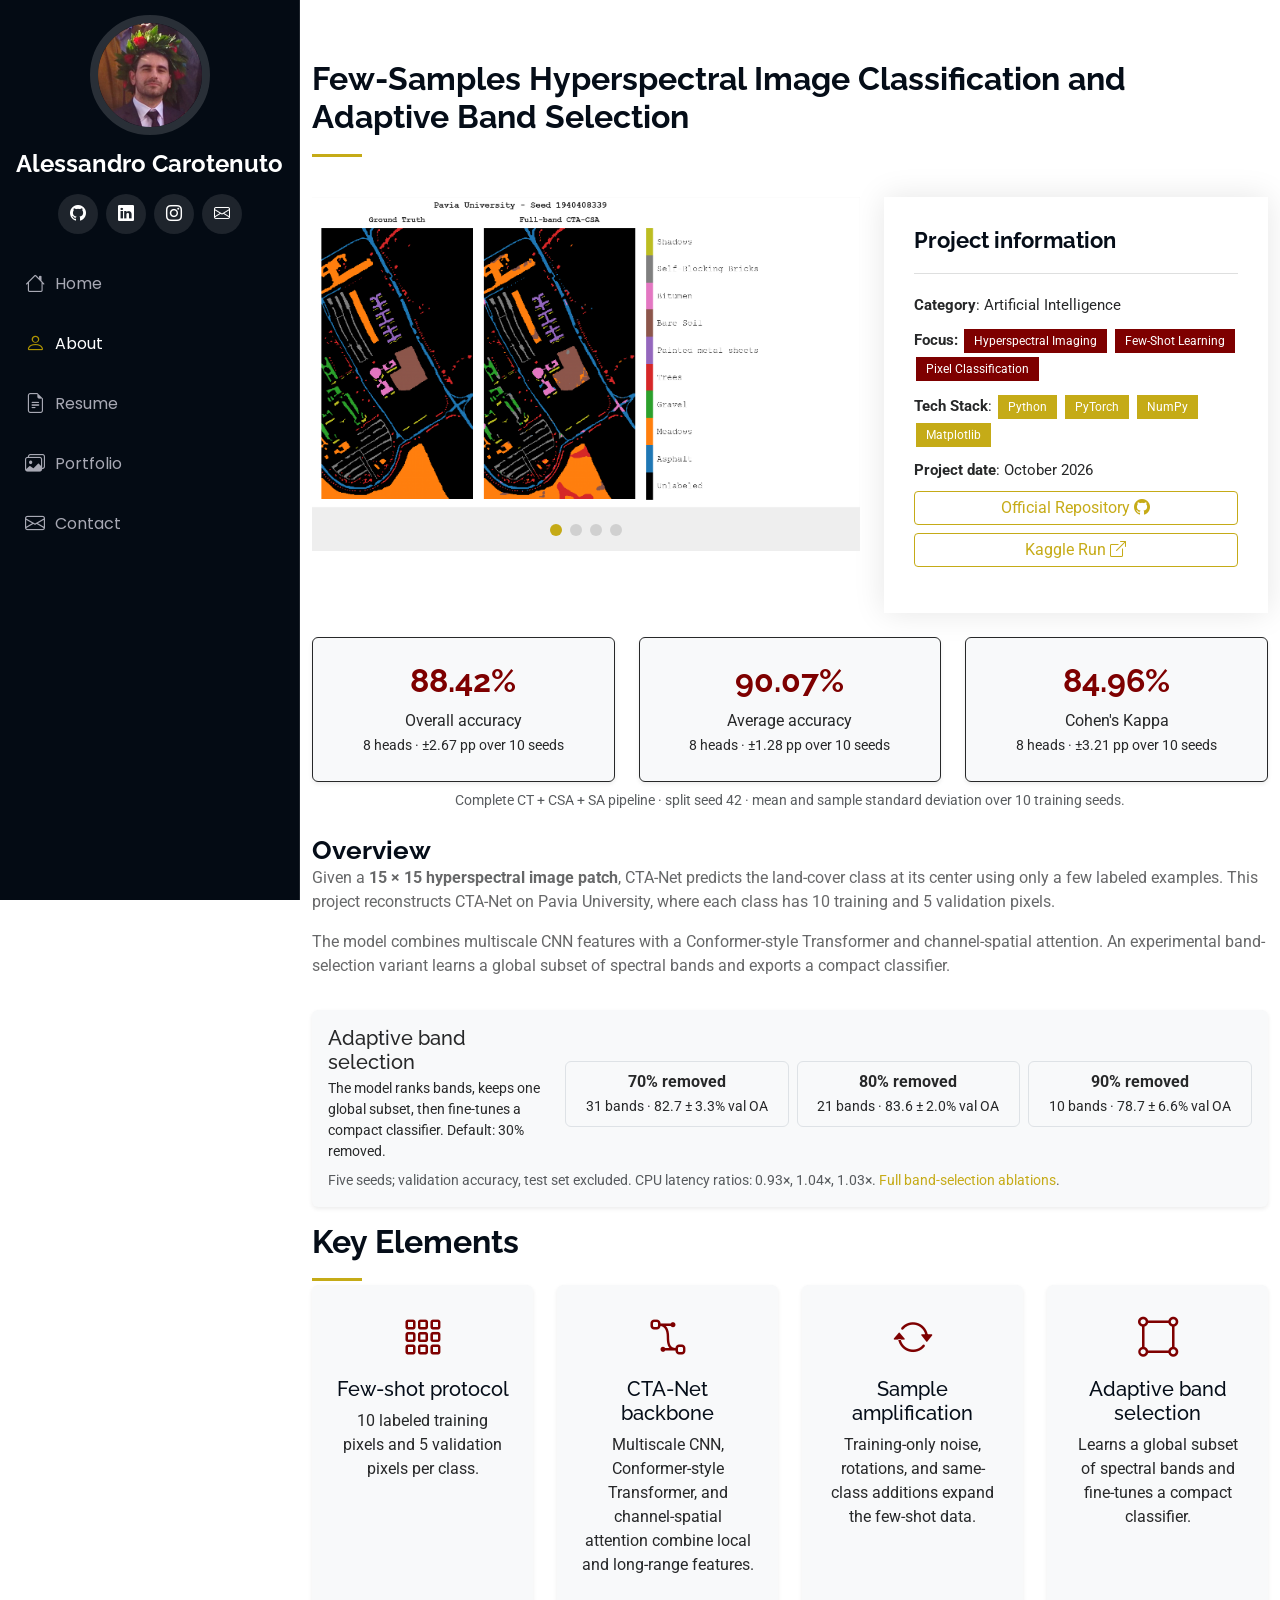
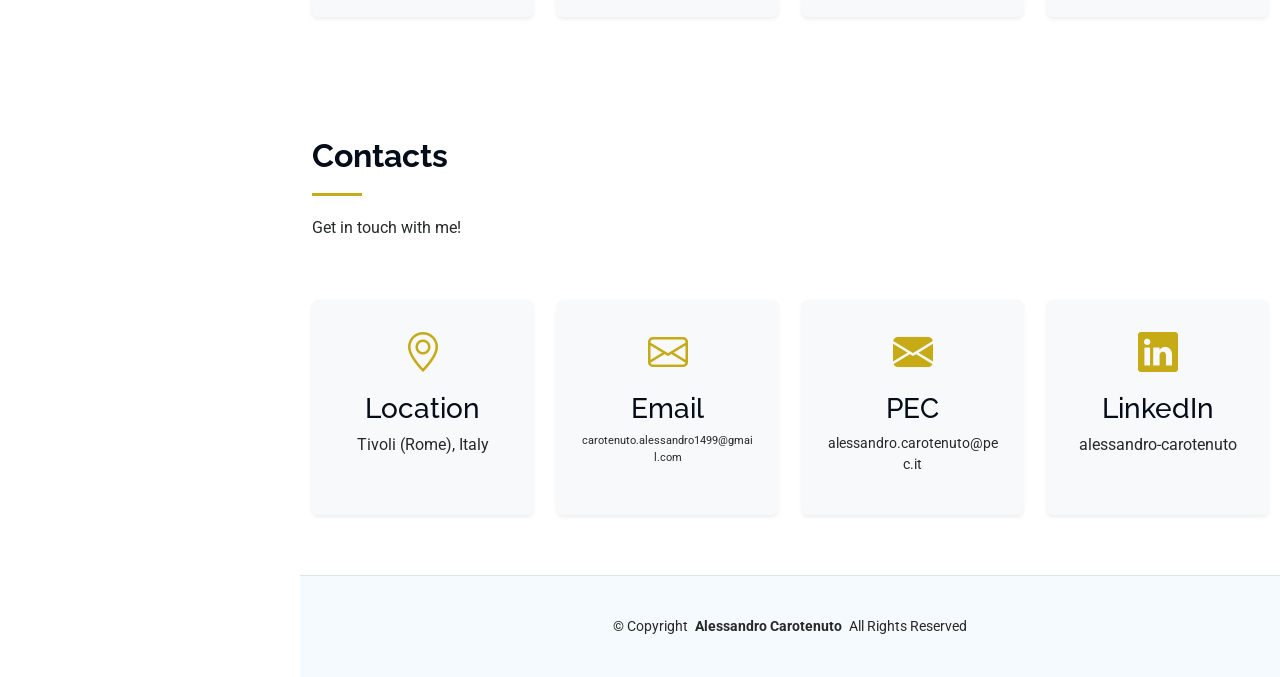
<file: portfolio pages/hyperspectralclassification.html>
<!DOCTYPE html>
<html lang="en">

<head>
  <meta charset="utf-8">
  <meta content="width=device-width, initial-scale=1.0" name="viewport">
  <title>A. Carotenuto | Few-Samples Hyperspectral Image Classification and Adaptive Band Selection</title>
  <meta name="description" content="A reproducible PyTorch reconstruction of CTA-Net for few-shot pixel-wise hyperspectral classification on Pavia University.">
  <meta name="keywords" content="hyperspectral imaging, few-shot learning, CNN, Transformer, PyTorch, Pavia University, CTA-Net">

  <link href="../assets/img/favicon.png" rel="icon">
  <link href="../assets/img/apple-touch-icon.png" rel="apple-touch-icon">
  <link href="https://fonts.googleapis.com" rel="preconnect">
  <link href="https://fonts.gstatic.com" rel="preconnect" crossorigin>
  <link href="https://fonts.googleapis.com/css2?family=Roboto:wght@100;300;400;500;700;900&family=Poppins:wght@100;200;300;400;500;600;700;800;900&family=Raleway:wght@100;200;300;400;500;600;700;800;900&display=swap" rel="stylesheet">
  <link href="../assets/vendor/bootstrap/css/bootstrap.min.css" rel="stylesheet">
  <link href="../assets/vendor/bootstrap-icons/bootstrap-icons.css" rel="stylesheet">
  <link href="../assets/vendor/aos/aos.css" rel="stylesheet">
  <link href="../assets/vendor/glightbox/css/glightbox.min.css" rel="stylesheet">
  <link href="../assets/vendor/swiper/swiper-bundle.min.css" rel="stylesheet">
  <link href="../assets/css/main.css" rel="stylesheet">
</head>

<body class="index-page">
  <header id="header" class="header dark-background d-flex flex-column">
    <i class="header-toggle d-xl-none bi bi-list"></i>
    <div class="profile-img"><img src="../assets/img/my-profile-img.jpeg" alt="" class="img-fluid rounded-circle"></div>
    <a href="../index.html" class="logo d-flex align-items-center justify-content-center"><h1 class="sitename">Alessandro Carotenuto</h1></a>
    <div class="social-links text-center">
      <a href="https://github.com/Alessandro-Carotenuto" class="github" aria-label="GitHub"><i class="bi bi-github"></i></a>
      <a href="https://www.linkedin.com/in/alessandro-carotenuto-airo" class="linkedin" aria-label="LinkedIn"><i class="bi bi-linkedin"></i></a>
      <a href="https://www.instagram.com/_wisewackywizard_/" class="instagram" aria-label="Instagram"><i class="bi bi-instagram"></i></a>
      <a href="mailto:carotenuto.alessandro1499@gmail.com" class="email" aria-label="Email"><i class="bi bi-envelope"></i></a>
    </div>
    <nav id="navmenu" class="navmenu"><ul>
      <li><a href="../index.html#coverpage"><i class="bi bi-house navicon"></i>Home</a></li>
      <li><a href="../index.html#about"><i class="bi bi-person navicon"></i> About</a></li>
      <li><a href="../index.html#resume"><i class="bi bi-file-earmark-text navicon"></i> Resume</a></li>
      <li><a href="../index.html#portfolio" class="active"><i class="bi bi-images navicon"></i> Portfolio</a></li>
      <li><a href="../index.html#contact"><i class="bi bi-envelope navicon"></i> Contact</a></li>
    </ul></nav>
  </header>

  <main class="main">
    <section id="about" class="about section project-page">
      <div class="container section-title-small" data-aos="fade-up"><h2>Few-Samples Hyperspectral Image Classification and Adaptive Band Selection</h2></div>
      <section id="portfolio-details" class="portfolio-details section">
        <div class="container" data-aos="fade-up" data-aos-delay="100">
          <div class="row gy-1">
            <div class="col-lg-7">
              <div class="portfolio-details-slider swiper">
                <div class="swiper-wrapper align-items-center">
                  <div class="swiper-slide">
                    <img src="../assets/img/portfolio/hyperspectral-fullmodel.png" alt="Pavia University ground truth and CTA-Net full-band classification map">
                  </div>

                  <div class="swiper-slide">
                    <img src="../assets/img/portfolio/cta-net-architecture.png" class="img-fluid" style="max-height: 70vh; object-fit: contain;" alt="CTA-Net architecture showing its multiscale CNN and Transformer branches">
                  </div>

                  <div class="swiper-slide">
                    <img src="../assets/img/portfolio/band-selection-diagram.png" class="img-fluid" style="max-height: 70vh; object-fit: contain;" alt="Band selector branch and band selection pipeline diagrams">
                  </div>

                  <div class="swiper-slide">
                    <img src="../assets/img/portfolio/confusion-matrices-band-selection.png" class="img-fluid" style="max-height: 70vh; object-fit: contain;" alt="Side-by-side normalized test confusion matrices for the full-band CTA-CSA model and band-selection model">
                  </div>



                </div>
                <div class="swiper-button-prev"></div>
                <div class="swiper-button-next"></div>
                <div class="swiper-pagination"></div>
              </div>
            </div>
            <div class="col-lg-5">
              <div class="portfolio-info" data-aos="fade-up" data-aos-delay="200">
                <h3>Project information</h3>
                <ul>
                  <li><strong>Category</strong>: Artificial Intelligence</li>
                  <li><strong>Focus:</strong> <span class="cat-tag">Hyperspectral Imaging</span> <span class="cat-tag">Few-Shot Learning</span> <span class="cat-tag">Pixel Classification</span></li>
                  <li><strong>Tech Stack</strong>: <span class="tech-tag">Python</span> <span class="tech-tag">PyTorch</span> <span class="tech-tag">NumPy</span> <span class="tech-tag">Matplotlib</span></li>
                  <li><strong>Project date</strong>: October 2026</li>
                  <li><a href="https://github.com/Alessandro-Carotenuto/Hyperspectral-Neural-Networks-Project" target="_blank" rel="noopener noreferrer" class="btn btn-sm btn-outline-accent w-100 fs-6">Official Repository <i class="bi bi-github"></i></a></li>
                  <li class="mt-2"><a href="https://www.kaggle.com/code/carotenutoalessandro/nn-project-few-samples-hsi-classification-cta-net?scriptVersionId=360167071" target="_blank" rel="noopener noreferrer" class="btn btn-sm btn-outline-accent w-100 fs-6">Kaggle Run <i class="bi bi-box-arrow-up-right"></i></a></li>
                </ul>
              </div>
            </div>
            <div class="col-12 mt-4">
              <div class="row gy-3 text-center">
                <div class="col-md-4"><div class="info-wrap bg-light rounded shadow-sm p-4 h-100 border-limit stat-popup" tabindex="0" data-bs-toggle="popover" data-bs-trigger="focus" data-bs-html="true" data-bs-placement="top" data-bs-custom-class="stat-popover" data-bs-title="Overall Accuracy · 8 heads" data-bs-content="Mean and sample standard deviation over 10 training seeds. Complete CT + CSA + SA pipeline, split seed 42."><h2 class="fw-bold" style="color: var(--secondary-accent-color);">88.42%</h2><p class="mb-0">Overall accuracy</p><small>8 heads · ±2.67 pp over 10 seeds</small></div></div>
                <div class="col-md-4"><div class="info-wrap bg-light rounded shadow-sm p-4 h-100 border-limit stat-popup" tabindex="0" data-bs-toggle="popover" data-bs-trigger="focus" data-bs-html="true" data-bs-placement="top" data-bs-custom-class="stat-popover" data-bs-title="Average Accuracy · 8 heads" data-bs-content="Mean and sample standard deviation over 10 training seeds. Complete CT + CSA + SA pipeline, split seed 42."><h2 class="fw-bold" style="color: var(--secondary-accent-color);">90.07%</h2><p class="mb-0">Average accuracy</p><small>8 heads · ±1.28 pp over 10 seeds</small></div></div>
                <div class="col-md-4"><div class="info-wrap bg-light rounded shadow-sm p-4 h-100 border-limit stat-popup" tabindex="0" data-bs-toggle="popover" data-bs-trigger="focus" data-bs-html="true" data-bs-placement="top" data-bs-custom-class="stat-popover" data-bs-title="Cohen's Kappa · 8 heads" data-bs-content="Mean and sample standard deviation over 10 training seeds. Complete CT + CSA + SA pipeline, split seed 42."><h2 class="fw-bold" style="color: var(--secondary-accent-color);">84.96%</h2><p class="mb-0">Cohen's Kappa</p><small>8 heads · ±3.21 pp over 10 seeds</small></div></div>
              </div>
              <p class="small text-muted text-center mt-2">Complete CT + CSA + SA pipeline · split seed 42 · mean and sample standard deviation over 10 training seeds.</p>
            </div>
            <div class="col-12 portfolio-description" style="padding-top: 4px;">
              <h2>Overview</h2>
              <p>Given a <strong>15 × 15 hyperspectral image patch</strong>, CTA-Net predicts the land-cover class at its center using only a few labeled examples. This project reconstructs CTA-Net on Pavia University, where each class has 10 training and 5 validation pixels.</p>
              <p>The model combines multiscale CNN features with a Conformer-style Transformer and channel-spatial attention. An experimental band-selection variant learns a global subset of spectral bands and exports a compact classifier.</p>
            </div>
          </div>
        </div>
      </section>
    </section>

    <div id="spectral-selection" class="container mt-3 mb-3">
      <div class="info-wrap bg-light rounded shadow-sm p-3">
        <div class="row align-items-center gy-2">
          <div class="col-lg-3">
            <h3 class="h5 mb-1">Adaptive band selection</h3>
            <p class="small mb-0">The model ranks bands, keeps one global subset, then fine-tunes a compact classifier. Default: 30% removed.</p>
          </div>
          <div class="col-lg-9">
            <div class="row g-2 text-center">
              <div class="col-md-4"><div class="border rounded p-2 h-100"><strong>70% removed</strong><br><span class="small">31 bands · 82.7 ± 3.3% val OA</span></div></div>
              <div class="col-md-4"><div class="border rounded p-2 h-100"><strong>80% removed</strong><br><span class="small">21 bands · 83.6 ± 2.0% val OA</span></div></div>
              <div class="col-md-4"><div class="border rounded p-2 h-100"><strong>90% removed</strong><br><span class="small">10 bands · 78.7 ± 6.6% val OA</span></div></div>
            </div>
          </div>
        </div>
        <p class="small text-muted mb-0 mt-2">Five seeds; validation accuracy, test set excluded. CPU latency ratios: 0.93×, 1.04×, 1.03×. <a href="https://github.com/Alessandro-Carotenuto/Hyperspectral-Neural-Networks-Project/blob/main/ablations.md" target="_blank" rel="noopener noreferrer">Full band-selection ablations</a>.</p>
      </div>
    </div>
    <section id="project-pillars" class="project-pillars section">
      <div class="container section-title-small" data-aos="fade-up"><h2>Key Elements</h2></div>
      <div class="container"><div class="row gy-4">
        <div class="col-lg-3 col-md-6"><div class="info-wrap text-center bg-light rounded shadow-sm p-4 h-100"><i class="bi bi-grid-3x3-gap fs-1" style="color: var(--secondary-accent-color);"></i><h5 class="mt-2">Few-shot protocol</h5><p>10 labeled training pixels and 5 validation pixels per class.</p></div></div>
        <div class="col-lg-3 col-md-6"><div class="info-wrap text-center bg-light rounded shadow-sm p-4 h-100"><i class="bi bi-bezier2 fs-1" style="color: var(--secondary-accent-color);"></i><h5 class="mt-2">CTA-Net backbone</h5><p>Multiscale CNN, Conformer-style Transformer, and channel-spatial attention combine local and long-range features.</p></div></div>
        <div class="col-lg-3 col-md-6"><div class="info-wrap text-center bg-light rounded shadow-sm p-4 h-100"><i class="bi bi-arrow-repeat fs-1" style="color: var(--secondary-accent-color);"></i><h5 class="mt-2">Sample amplification</h5><p>Training-only noise, rotations, and same-class additions expand the few-shot data.</p></div></div>
        <div class="col-lg-3 col-md-6"><div class="info-wrap text-center bg-light rounded shadow-sm p-4 h-100"><i class="bi bi-bounding-box-circles fs-1" style="color: var(--secondary-accent-color);"></i><h5 class="mt-2">Adaptive band selection</h5><p>Learns a global subset of spectral bands and fine-tunes a compact classifier.</p></div></div>
      </div></div>
    </section>

    <section id="contact" class="contact section">
      <div class="container section-title" data-aos="fade-up">
        <h2>Contacts</h2>
        <p>Get in touch with me!</p>
      </div>
      <div class="container" data-aos="fade-up" data-aos-delay="100">
        <div class="row gy-4">
          <div class="col-lg-3 col-md-6"><a href="https://maps.google.com/?q=Tivoli+Rome" target="_blank" rel="noopener noreferrer" class="text-decoration-none text-reset"><div class="info-wrap text-center bg-light rounded shadow-sm p-4 h-100"><i class="bi bi-geo-alt fs-1" style="color: var(--accent-color);"></i><h3 class="mt-2">Location</h3><p>Tivoli (Rome), Italy</p></div></a></div>
          <div class="col-lg-3 col-md-6"><div class="info-wrap text-center bg-light rounded shadow-sm p-4 h-100 copy-email" role="button" tabindex="0" data-copy-email="carotenuto.alessandro1499@gmail.com" style="cursor: pointer;"><i class="bi bi-envelope fs-1" style="color: var(--accent-color);"></i><h3 class="mt-2">Email</h3><p style="font-size: 11px; word-break: break-all;">carotenuto.alessandro1499@gmail.com</p></div></div>
          <div class="col-lg-3 col-md-6"><div class="info-wrap text-center bg-light rounded shadow-sm p-4 h-100 copy-email" role="button" tabindex="0" data-copy-email="alessandro.carotenuto@pec.it" style="cursor: pointer;"><i class="bi bi-envelope-fill fs-1" style="color: var(--accent-color);"></i><h3 class="mt-2">PEC</h3><p style="font-size: 14px; word-break: break-all;">alessandro.carotenuto@pec.it</p></div></div>
          <div class="col-lg-3 col-md-6"><a href="https://www.linkedin.com/in/alessandro-carotenuto-airo" target="_blank" rel="noopener noreferrer" class="text-decoration-none text-reset"><div class="info-wrap text-center bg-light rounded shadow-sm p-4 h-100"><i class="bi bi-linkedin fs-1" style="color: var(--accent-color);"></i><h3 class="mt-2">LinkedIn</h3><p>alessandro-carotenuto</p></div></a></div>
        </div>
      </div>
    </section>
  </main>

  <footer id="footer" class="footer position-relative light-background"><div class="container"><div class="copyright text-center"><p>© <span>Copyright</span> <strong class="px-1 sitename">Alessandro Carotenuto</strong> <span>All Rights Reserved</span></p></div></div></footer>
  <a href="#" id="scroll-top" class="scroll-top d-flex align-items-center justify-content-center"><i class="bi bi-arrow-up-short"></i></a>
  <div id="preloader"></div>
  <script src="../assets/vendor/bootstrap/js/bootstrap.bundle.min.js"></script>
  <script src="../assets/vendor/php-email-form/validate.js"></script>
  <script src="../assets/vendor/aos/aos.js"></script>
  <script src="../assets/vendor/typed.js/typed.umd.js"></script>
  <script src="../assets/vendor/purecounter/purecounter_vanilla.js"></script>
  <script src="../assets/vendor/waypoints/noframework.waypoints.js"></script>
  <script src="../assets/vendor/glightbox/js/glightbox.min.js"></script>
  <script src="../assets/vendor/imagesloaded/imagesloaded.pkgd.min.js"></script>
  <script src="../assets/vendor/isotope-layout/isotope.pkgd.min.js"></script>
  <script src="../assets/vendor/swiper/swiper-bundle.min.js"></script>
  <script src="../assets/js/main.js"></script>
  <script>
    new Swiper('.portfolio-details-slider', {
      loop: false,
      speed: 600,
      slidesPerView: 'auto',
      pagination: {
        el: '.portfolio-details-slider .swiper-pagination',
        type: 'bullets',
        clickable: true
      },
      navigation: {
        nextEl: '.portfolio-details-slider .swiper-button-next',
        prevEl: '.portfolio-details-slider .swiper-button-prev'
      }
    });
    document.querySelectorAll('.stat-popup[data-bs-toggle="popover"]').forEach(function (el) {
      new bootstrap.Popover(el, { trigger: 'focus' });
    });
  </script>
</body>
</html>
</file>
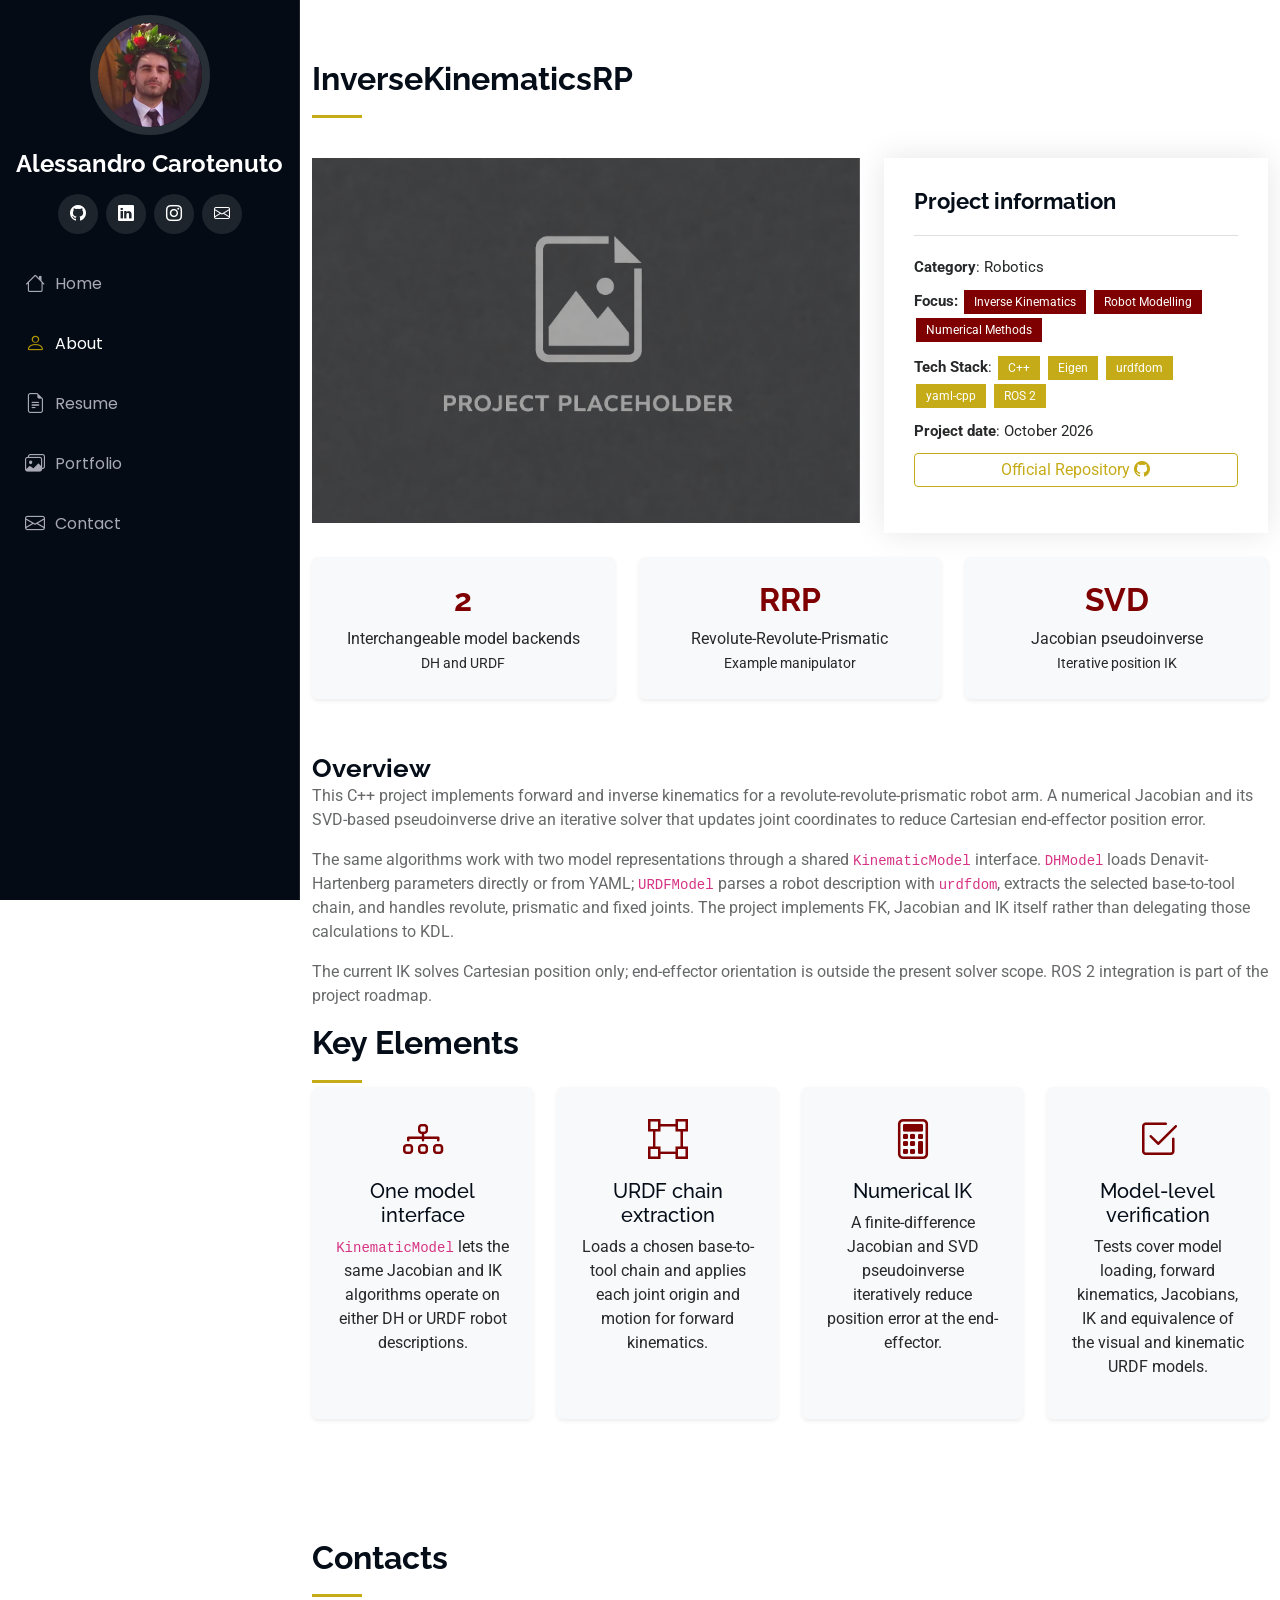
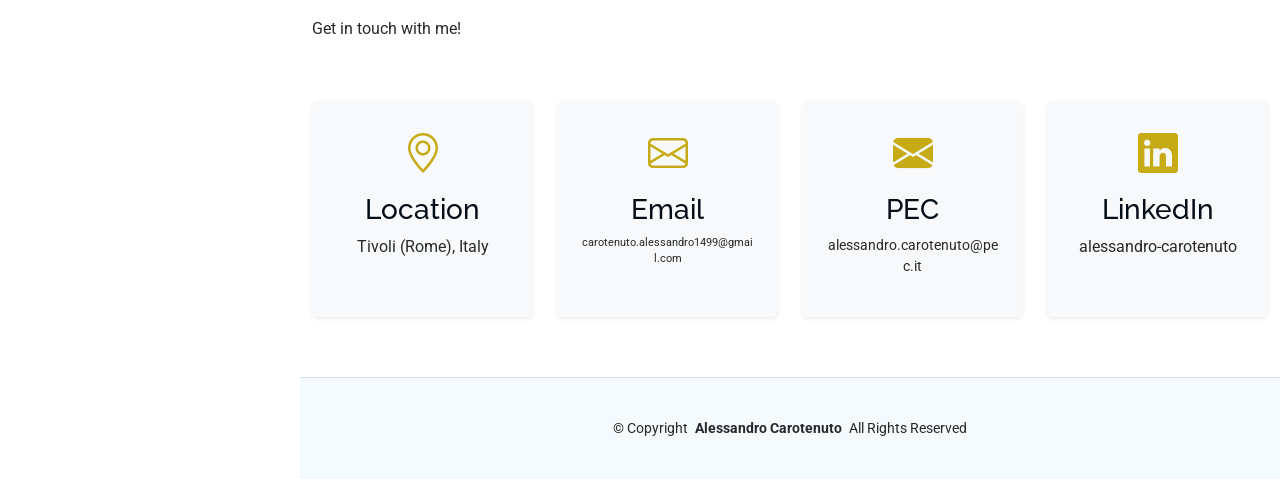
<file: portfolio pages/inversekinematicsrp.html>
<!DOCTYPE html>
<html lang="en">

<head>
  <meta charset="utf-8">
  <meta content="width=device-width, initial-scale=1.0" name="viewport">
  <title>A. Carotenuto | Inverse Kinematics RRP</title>
  <meta name="description" content="A C++ inverse-kinematics toolkit for a revolute-revolute-prismatic manipulator, with Denavit-Hartenberg and URDF models.">
  <meta name="keywords" content="robotics, inverse kinematics, forward kinematics, C++, URDF, ROS 2, Denavit-Hartenberg">

  <link href="../assets/img/favicon.png" rel="icon">
  <link href="../assets/img/apple-touch-icon.png" rel="apple-touch-icon">
  <link href="https://fonts.googleapis.com" rel="preconnect">
  <link href="https://fonts.gstatic.com" rel="preconnect" crossorigin>
  <link href="https://fonts.googleapis.com/css2?family=Roboto:wght@100;300;400;500;700;900&family=Poppins:wght@100;200;300;400;500;600;700;800;900&family=Raleway:wght@100;200;300;400;500;600;700;800;900&display=swap" rel="stylesheet">
  <link href="../assets/vendor/bootstrap/css/bootstrap.min.css" rel="stylesheet">
  <link href="../assets/vendor/bootstrap-icons/bootstrap-icons.css" rel="stylesheet">
  <link href="../assets/vendor/aos/aos.css" rel="stylesheet">
  <link href="../assets/vendor/glightbox/css/glightbox.min.css" rel="stylesheet">
  <link href="../assets/vendor/swiper/swiper-bundle.min.css" rel="stylesheet">
  <link href="../assets/css/main.css" rel="stylesheet">
</head>

<body class="index-page">
  <header id="header" class="header dark-background d-flex flex-column">
    <i class="header-toggle d-xl-none bi bi-list"></i>
    <div class="profile-img"><img src="../assets/img/my-profile-img.jpeg" alt="" class="img-fluid rounded-circle"></div>
    <a href="../index.html" class="logo d-flex align-items-center justify-content-center"><h1 class="sitename">Alessandro Carotenuto</h1></a>
    <div class="social-links text-center">
      <a href="https://github.com/Alessandro-Carotenuto" class="github" aria-label="GitHub"><i class="bi bi-github"></i></a>
      <a href="https://www.linkedin.com/in/alessandro-carotenuto-airo" class="linkedin" aria-label="LinkedIn"><i class="bi bi-linkedin"></i></a>
      <a href="https://www.instagram.com/_wisewackywizard_/" class="instagram" aria-label="Instagram"><i class="bi bi-instagram"></i></a>
      <a href="mailto:carotenuto.alessandro1499@gmail.com" class="email" aria-label="Email"><i class="bi bi-envelope"></i></a>
    </div>
    <nav id="navmenu" class="navmenu"><ul>
      <li><a href="../index.html#coverpage"><i class="bi bi-house navicon"></i>Home</a></li>
      <li><a href="../index.html#about"><i class="bi bi-person navicon"></i> About</a></li>
      <li><a href="../index.html#resume"><i class="bi bi-file-earmark-text navicon"></i> Resume</a></li>
      <li><a href="../index.html#portfolio" class="active"><i class="bi bi-images navicon"></i> Portfolio</a></li>
      <li><a href="../index.html#contact"><i class="bi bi-envelope navicon"></i> Contact</a></li>
    </ul></nav>
  </header>

  <main class="main">
    <section id="about" class="about section project-page">
      <div class="container section-title-small" data-aos="fade-up"><h2>InverseKinematicsRP</h2></div>
      <section id="portfolio-details" class="portfolio-details section">
        <div class="container" data-aos="fade-up" data-aos-delay="100">
          <div class="row gy-4">
            <div class="col-lg-7">
              <div class="portfolio-details-slider swiper">
                <div class="swiper-wrapper align-items-center">
                  <div class="swiper-slide"><img src="../assets/img/portfolio/placeholder.png" alt="Project image placeholder"></div>
                </div>
                <div class="swiper-button-prev"></div>
                <div class="swiper-button-next"></div>
                <div class="swiper-pagination"></div>
              </div>
            </div>
            <div class="col-lg-5">
              <div class="portfolio-info" data-aos="fade-up" data-aos-delay="200">
                <h3>Project information</h3>
                <ul>
                  <li><strong>Category</strong>: Robotics</li>
                  <li><strong>Focus:</strong> <span class="cat-tag">Inverse Kinematics</span> <span class="cat-tag">Robot Modelling</span> <span class="cat-tag">Numerical Methods</span></li>
                  <li><strong>Tech Stack</strong>: <span class="tech-tag">C++</span> <span class="tech-tag">Eigen</span> <span class="tech-tag">urdfdom</span> <span class="tech-tag">yaml-cpp</span> <span class="tech-tag">ROS 2</span></li>
                  <li><strong>Project date</strong>: October 2026</li>
                  <li><a href="https://github.com/Alessandro-Carotenuto/InverseKinematicsRP" target="_blank" rel="noopener noreferrer" class="btn btn-sm btn-outline-accent w-100 fs-6">Official Repository <i class="bi bi-github"></i></a></li>
                </ul>
              </div>
            </div>
            <div class="col-12 mt-4">
              <div class="row gy-3 text-center">
                <div class="col-md-4"><div class="info-wrap bg-light rounded shadow-sm p-4 h-100"><h2 class="fw-bold" style="color: var(--secondary-accent-color);">2</h2><p class="mb-0">Interchangeable model backends</p><small>DH and URDF</small></div></div>
                <div class="col-md-4"><div class="info-wrap bg-light rounded shadow-sm p-4 h-100"><h2 class="fw-bold" style="color: var(--secondary-accent-color);">RRP</h2><p class="mb-0">Revolute-Revolute-Prismatic</p><small>Example manipulator</small></div></div>
                <div class="col-md-4"><div class="info-wrap bg-light rounded shadow-sm p-4 h-100"><h2 class="fw-bold" style="color: var(--secondary-accent-color);">SVD</h2><p class="mb-0">Jacobian pseudoinverse</p><small>Iterative position IK</small></div></div>
              </div>
            </div>
            <div class="col-12 portfolio-description">
              <h2>Overview</h2>
              <p>This C++ project implements forward and inverse kinematics for a revolute-revolute-prismatic robot arm. A numerical Jacobian and its SVD-based pseudoinverse drive an iterative solver that updates joint coordinates to reduce Cartesian end-effector position error.</p>
              <p>The same algorithms work with two model representations through a shared <code>KinematicModel</code> interface. <code>DHModel</code> loads Denavit-Hartenberg parameters directly or from YAML; <code>URDFModel</code> parses a robot description with <code>urdfdom</code>, extracts the selected base-to-tool chain, and handles revolute, prismatic and fixed joints. The project implements FK, Jacobian and IK itself rather than delegating those calculations to KDL.</p>
              <p>The current IK solves Cartesian position only; end-effector orientation is outside the present solver scope. ROS 2 integration is part of the project roadmap.</p>
            </div>
          </div>
        </div>
      </section>
    </section>

    <section id="project-pillars" class="project-pillars section">
      <div class="container section-title-small" data-aos="fade-up"><h2>Key Elements</h2></div>
      <div class="container"><div class="row gy-4">
        <div class="col-lg-3 col-md-6"><div class="info-wrap text-center bg-light rounded shadow-sm p-4 h-100"><i class="bi bi-diagram-3 fs-1" style="color: var(--secondary-accent-color);"></i><h5 class="mt-2">One model interface</h5><p><code>KinematicModel</code> lets the same Jacobian and IK algorithms operate on either DH or URDF robot descriptions.</p></div></div>
        <div class="col-lg-3 col-md-6"><div class="info-wrap text-center bg-light rounded shadow-sm p-4 h-100"><i class="bi bi-bounding-box fs-1" style="color: var(--secondary-accent-color);"></i><h5 class="mt-2">URDF chain extraction</h5><p>Loads a chosen base-to-tool chain and applies each joint origin and motion for forward kinematics.</p></div></div>
        <div class="col-lg-3 col-md-6"><div class="info-wrap text-center bg-light rounded shadow-sm p-4 h-100"><i class="bi bi-calculator fs-1" style="color: var(--secondary-accent-color);"></i><h5 class="mt-2">Numerical IK</h5><p>A finite-difference Jacobian and SVD pseudoinverse iteratively reduce position error at the end-effector.</p></div></div>
        <div class="col-lg-3 col-md-6"><div class="info-wrap text-center bg-light rounded shadow-sm p-4 h-100"><i class="bi bi-check2-square fs-1" style="color: var(--secondary-accent-color);"></i><h5 class="mt-2">Model-level verification</h5><p>Tests cover model loading, forward kinematics, Jacobians, IK and equivalence of the visual and kinematic URDF models.</p></div></div>
      </div></div>
    </section>

    <section id="contact" class="contact section">
      <div class="container section-title" data-aos="fade-up">
        <h2>Contacts</h2>
        <p>Get in touch with me!</p>
      </div>
      <div class="container" data-aos="fade-up" data-aos-delay="100">
        <div class="row gy-4">
          <div class="col-lg-3 col-md-6"><a href="https://maps.google.com/?q=Tivoli+Rome" target="_blank" rel="noopener noreferrer" class="text-decoration-none text-reset"><div class="info-wrap text-center bg-light rounded shadow-sm p-4 h-100"><i class="bi bi-geo-alt fs-1" style="color: var(--accent-color);"></i><h3 class="mt-2">Location</h3><p>Tivoli (Rome), Italy</p></div></a></div>
          <div class="col-lg-3 col-md-6"><div class="info-wrap text-center bg-light rounded shadow-sm p-4 h-100 copy-email" role="button" tabindex="0" data-copy-email="carotenuto.alessandro1499@gmail.com" style="cursor: pointer;"><i class="bi bi-envelope fs-1" style="color: var(--accent-color);"></i><h3 class="mt-2">Email</h3><p style="font-size: 11px; word-break: break-all;">carotenuto.alessandro1499@gmail.com</p></div></div>
          <div class="col-lg-3 col-md-6"><div class="info-wrap text-center bg-light rounded shadow-sm p-4 h-100 copy-email" role="button" tabindex="0" data-copy-email="alessandro.carotenuto@pec.it" style="cursor: pointer;"><i class="bi bi-envelope-fill fs-1" style="color: var(--accent-color);"></i><h3 class="mt-2">PEC</h3><p style="font-size: 14px; word-break: break-all;">alessandro.carotenuto@pec.it</p></div></div>
          <div class="col-lg-3 col-md-6"><a href="https://www.linkedin.com/in/alessandro-carotenuto-airo" target="_blank" rel="noopener noreferrer" class="text-decoration-none text-reset"><div class="info-wrap text-center bg-light rounded shadow-sm p-4 h-100"><i class="bi bi-linkedin fs-1" style="color: var(--accent-color);"></i><h3 class="mt-2">LinkedIn</h3><p>alessandro-carotenuto</p></div></a></div>
        </div>
      </div>
    </section>
  </main>

  <footer id="footer" class="footer position-relative light-background"><div class="container"><div class="copyright text-center"><p>© <span>Copyright</span> <strong class="px-1 sitename">Alessandro Carotenuto</strong> <span>All Rights Reserved</span></p></div></div></footer>
  <a href="#" id="scroll-top" class="scroll-top d-flex align-items-center justify-content-center"><i class="bi bi-arrow-up-short"></i></a>
  <div id="preloader"></div>
  <script src="../assets/vendor/bootstrap/js/bootstrap.bundle.min.js"></script>
  <script src="../assets/vendor/php-email-form/validate.js"></script>
  <script src="../assets/vendor/aos/aos.js"></script>
  <script src="../assets/vendor/typed.js/typed.umd.js"></script>
  <script src="../assets/vendor/purecounter/purecounter_vanilla.js"></script>
  <script src="../assets/vendor/waypoints/noframework.waypoints.js"></script>
  <script src="../assets/vendor/glightbox/js/glightbox.min.js"></script>
  <script src="../assets/vendor/imagesloaded/imagesloaded.pkgd.min.js"></script>
  <script src="../assets/vendor/isotope-layout/isotope.pkgd.min.js"></script>
  <script src="../assets/vendor/swiper/swiper-bundle.min.js"></script>
  <script src="../assets/js/main.js"></script>
  <script>
    new Swiper('.portfolio-details-slider', {
      loop: false,
      speed: 600,
      slidesPerView: 'auto',
      pagination: {
        el: '.portfolio-details-slider .swiper-pagination',
        type: 'bullets',
        clickable: true
      },
      navigation: {
        nextEl: '.portfolio-details-slider .swiper-button-next',
        prevEl: '.portfolio-details-slider .swiper-button-prev'
      }
    });
  </script>
</body>
</html>
</file>
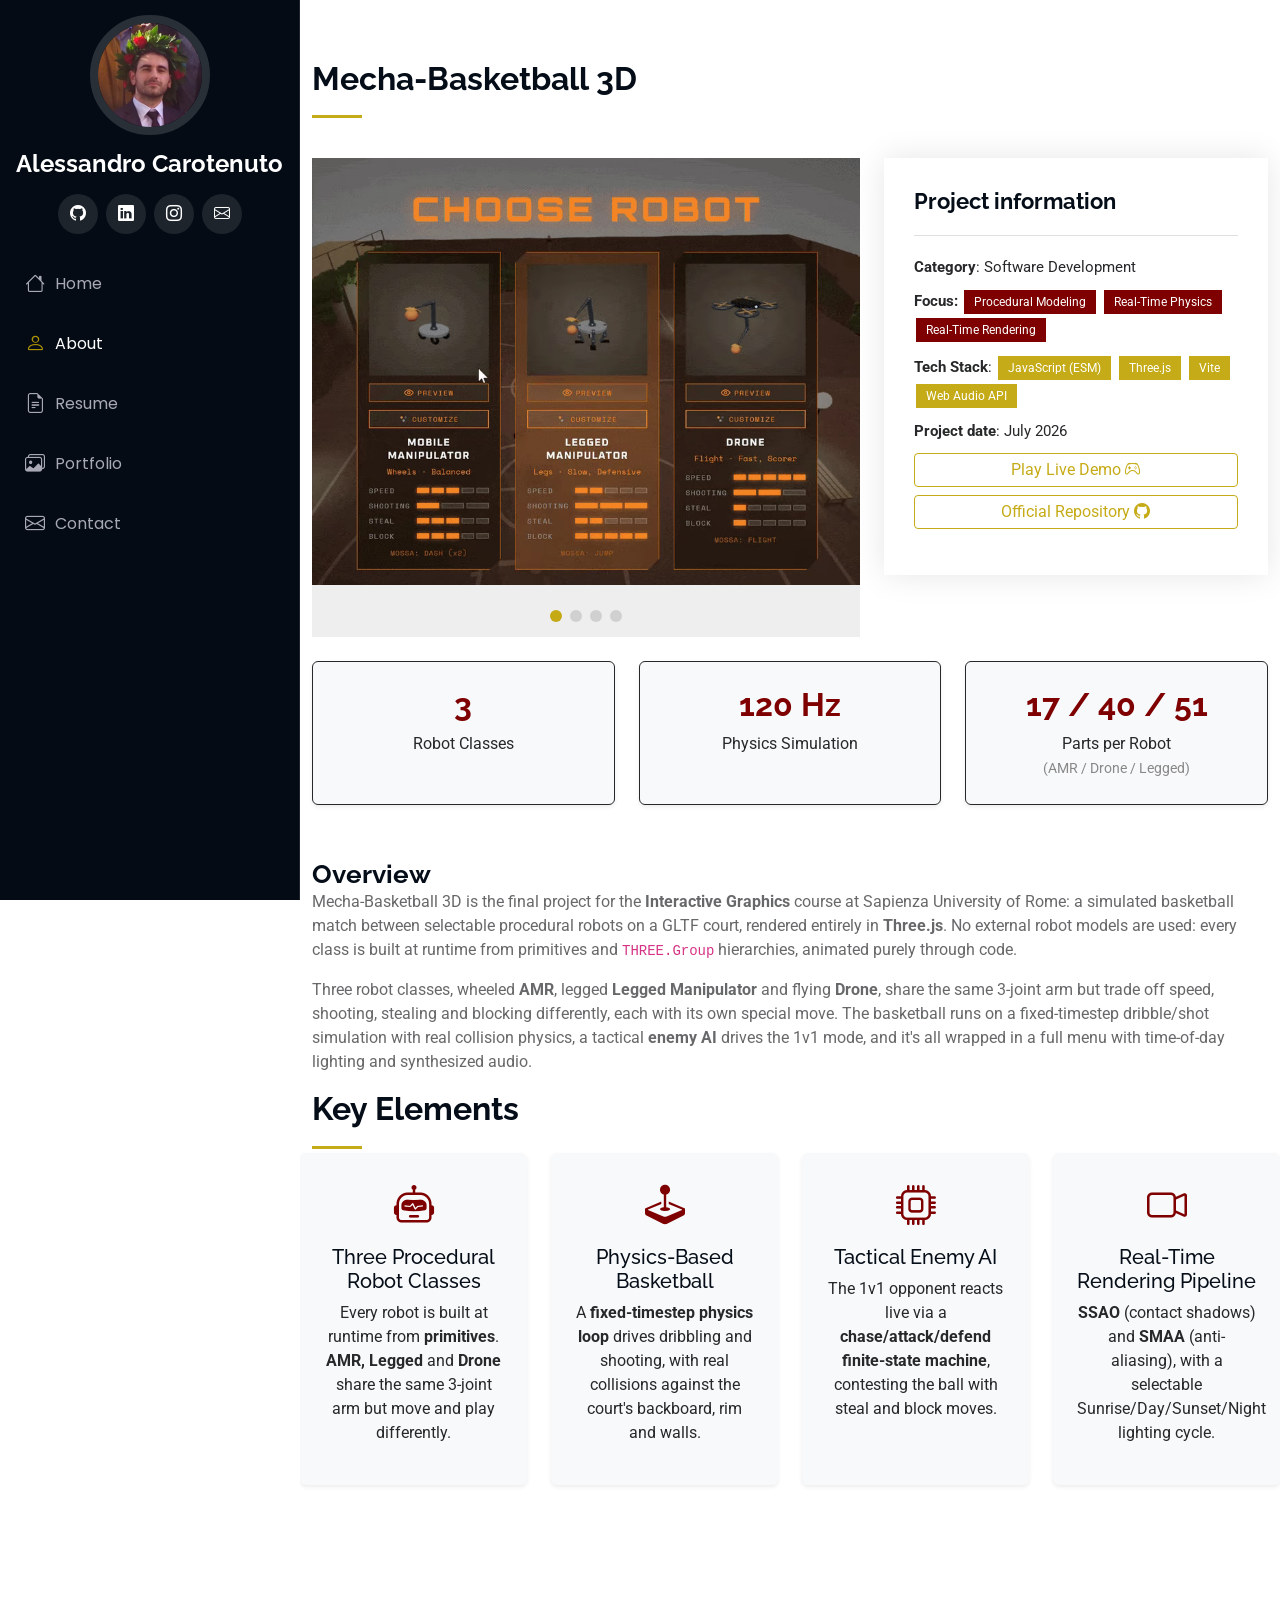
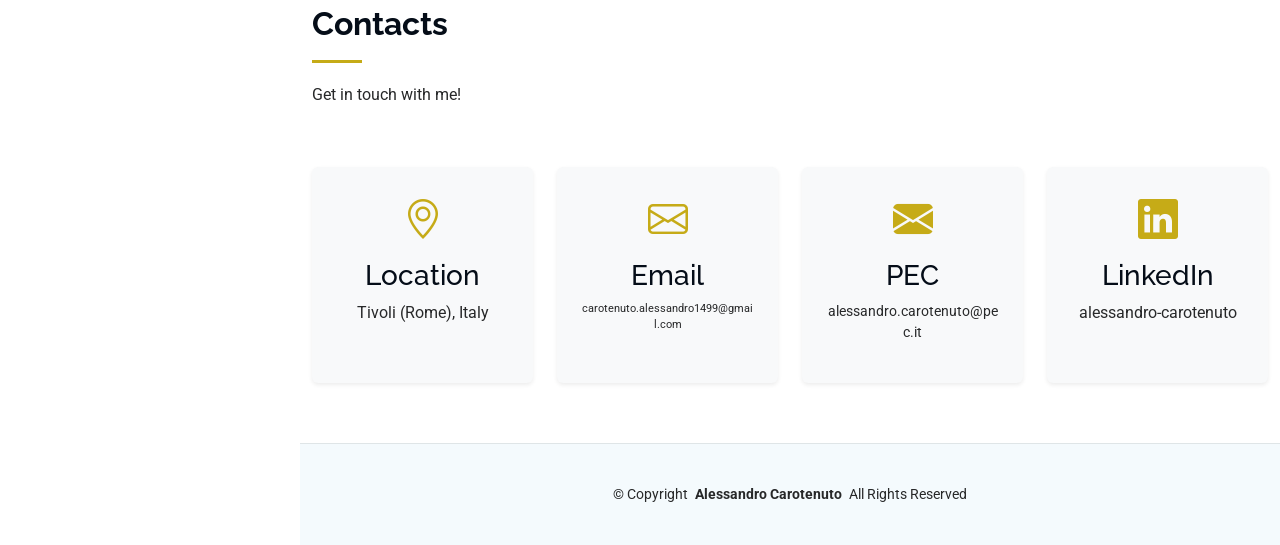
<file: portfolio pages/mechabasketball.html>
<!DOCTYPE html>
<html lang="en">

<head>
  <meta charset="utf-8">
  <meta content="width=device-width, initial-scale=1.0" name="viewport">
  <title>A. Carotenuto | Mecha-Basketball 3D</title>
  <meta content="Mecha-Basketball 3D: a physics-based basketball game with procedural robots, built with Three.js, by Alessandro Carotenuto." name="description">
  <meta content="Three.js, WebGL, game development, physics simulation, procedural generation" name="keywords">

  <!-- Favicons -->
  <link href="../assets/img/favicon.png" rel="icon">
  <link href="../assets/img/apple-touch-icon.png" rel="apple-touch-icon">

  <!-- Fonts -->
  <link href="https://fonts.googleapis.com" rel="preconnect">
  <link href="https://fonts.gstatic.com" rel="preconnect" crossorigin>
  <link href="https://fonts.googleapis.com/css2?family=Roboto:ital,wght@0,100;0,300;0,400;0,500;0,700;0,900;1,100;1,300;1,400;1,500;1,700;1,900&family=Poppins:ital,wght@0,100;0,200;0,300;0,400;0,500;0,600;0,700;0,800;0,900;1,100;1,200;1,300;1,400;1,500;1,600;1,700;1,800;1,900&family=Raleway:ital,wght@0,100;0,200;0,300;0,400;0,500;0,600;0,700;0,800;0,900;1,100;1,200;1,300;1,400;1,500;1,600;1,700;1,800;1,900&display=swap" rel="stylesheet">

  <!-- Vendor CSS Files -->
  <link href="../assets/vendor/bootstrap/css/bootstrap.min.css" rel="stylesheet">
  <link href="../assets/vendor/bootstrap-icons/bootstrap-icons.css" rel="stylesheet">
  <link href="../assets/vendor/aos/aos.css" rel="stylesheet">
  <link href="../assets/vendor/glightbox/css/glightbox.min.css" rel="stylesheet">
  <link href="../assets/vendor/swiper/swiper-bundle.min.css" rel="stylesheet">

  <!-- Main CSS File -->
  <link href="../assets/css/main.css" rel="stylesheet">

  <!-- Cloudflare Web Analytics -->
  <script defer src='https://static.cloudflareinsights.com/beacon.min.js' data-cf-beacon='{"token": "b666515f1a87480980a5361e55433eb5"}'></script>
  <!-- End Cloudflare Web Analytics -->
</head>

<body class="index-page">

  <header id="header" class="header dark-background d-flex flex-column">
    <i class="header-toggle d-xl-none bi bi-list"></i>

    <div class="profile-img">
      <img src="../assets/img/my-profile-img.jpeg" alt="" class="img-fluid rounded-circle">
    </div>

    <a href="../index.html" class="logo d-flex align-items-center justify-content-center">
      <h1 class="sitename">Alessandro Carotenuto</h1>
    </a>

    <div class="social-links text-center">
      <a href="https://github.com/Alessandro-Carotenuto" class="github"><i class="bi bi-github"></i></a>
      <a href="https://www.linkedin.com/in/alessandro-carotenuto-airo" class="linkedin"><i class="bi bi-linkedin"></i></a>
      <a href="https://www.instagram.com/_wisewackywizard_/" class="instagram"><i class="bi bi-instagram"></i></a>
      <a href="mailto:carotenuto.alessandro1499@gmail.com" class="email"><i class="bi bi-envelope"></i></a>
    </div>

    <nav id="navmenu" class="navmenu">
      <ul>
        <li><a href="../index.html#coverpage" class="active"><i class="bi bi-house navicon"></i>Home</a></li>
        <li><a href="../index.html#about"><i class="bi bi-person navicon"></i> About</a></li>
        <li><a href="../index.html#resume"><i class="bi bi-file-earmark-text navicon"></i> Resume</a></li>
        <li><a href="../index.html#portfolio"><i class="bi bi-images navicon"></i> Portfolio</a></li>
        <li><a href="../index.html#contact"><i class="bi bi-envelope navicon"></i> Contact</a></li>
      </ul>
    </nav>
  </header>


  <main class="main">

    <section id="about" class="about section project-page">

      <!-- Section Title -->
      <div class="container section-title-small" data-aos="fade-up">
        <h2>Mecha-Basketball 3D</h2>
      </div>

      <!-- Portfolio Details Section -->
      <section id="portfolio-details" class="portfolio-details section">

        <div class="container" data-aos="fade-up" data-aos-delay="100">

          <div class="row gy-4">

            <div class="col-lg-7">
              <div class="portfolio-details-slider swiper">

                <div class="swiper-wrapper align-items-center">

                  <div class="swiper-slide">
                    <video autoplay loop muted playsinline aria-label="Mecha-Basketball 3D - procedural robot on GLTF basketball court">
                      <source src="../assets/img/portfolio/mechabasketball.webm" type="video/webm">
                      <source src="../assets/img/portfolio/mechabasketball.mp4" type="video/mp4">
                    </video>
                  </div>

                 <div class="swiper-slide">
                    <img src="../assets/img/portfolio/detailed/mechabasket4.png" alt="">
                  </div>


                  <div class="swiper-slide">
                    <video autoplay loop muted playsinline>
                      <source src="../assets/img/portfolio/detailed/mechabasket2.webm" type="video/webm">
                      <source src="../assets/img/portfolio/detailed/mechabasket2.mp4" type="video/mp4">
                    </video>
                  </div>

                  <div class="swiper-slide">
                    <video autoplay loop muted playsinline>
                      <source src="../assets/img/portfolio/detailed/mechabasket3.webm" type="video/webm">
                      <source src="../assets/img/portfolio/detailed/mechabasket3.mp4" type="video/mp4">
                    </video>
                  </div>



                </div>
                <div class="swiper-button-prev"></div>
                <div class="swiper-button-next"></div>
                <div class="swiper-pagination"></div>
              </div>
            </div>

            <div class="col-lg-5">
              <div class="portfolio-info" data-aos="fade-up" data-aos-delay="200">
                <h3>Project information</h3>
                <ul>
                  <li><strong>Category</strong>: Software Development</li>
                  <li><strong>Focus:</strong>
                    <span class="cat-tag">Procedural Modeling</span>
                    <span class="cat-tag">Real-Time Physics</span>
                    <span class="cat-tag">Real-Time Rendering</span>
                  </li>
                  <li><strong>Tech Stack</strong>:
                    <span class="tech-tag">JavaScript (ESM)</span>
                    <span class="tech-tag">Three.js</span>
                    <span class="tech-tag">Vite</span>
                    <span class="tech-tag">Web Audio API</span>
                  </li>
                  <li><strong>Project date</strong>: July 2026</li>
                  <li>
                    <span style="font-size: 1.1rem;">
                      <a href="https://sapienzainteractivegraphicscourse.github.io/final-project-intentionallyblankname/" target="_blank" class="btn btn-sm btn-outline-accent w-100 fs-6 mb-2">Play Live Demo <i class="bi bi-controller"></i></a>
                    </span>
                    <span style="font-size: 1.1rem;">
                      <a href="https://github.com/SapienzaInteractiveGraphicsCourse/final-project-intentionallyblankname" target="_blank" class="btn btn-sm btn-outline-accent w-100 fs-6">Official Repository <i class="bi bi-github"></i></a>
                    </span>
                  </li>
                </ul>
              </div>
            </div>

            <!-- Stats Row -->
            <div class="col-12 mt-4">
              <div class="row gy-3 text-center">
                <div class="col-md-4">
                  <div class="info-wrap bg-light rounded shadow-sm p-4 h-100 border-limit stat-popup" tabindex="0"
                       data-bs-toggle="popover" data-bs-trigger="focus" data-bs-html="true" data-bs-placement="top"
                       data-bs-custom-class="stat-popover"
                       data-bs-title="Robot Classes"
                       data-bs-content="Each class shares the same 3-joint arm but has its own locomotion and special move: <strong>AMR</strong> (wheeled, Dash), <strong>Legged Manipulator</strong> (4-legged, Jump), <strong>Drone</strong> (flying, Flight).">
                    <h2 class="fw-bold" style="color: var(--secondary-accent-color);">3</h2>
                    <p class="mb-0">Robot Classes</p>
                  </div>
                </div>
                <div class="col-md-4">
                  <div class="info-wrap bg-light rounded shadow-sm p-4 h-100 border-limit stat-popup" tabindex="0"
                       data-bs-toggle="popover" data-bs-trigger="focus" data-bs-html="true" data-bs-placement="top"
                       data-bs-custom-class="stat-popover"
                       data-bs-title="Physics Simulation"
                       data-bs-content="The dribble and collision simulation runs on a <strong>fixed 120 Hz timestep</strong>, decoupled from the render framerate, so the ball's bounce stays consistent even if the frame rate drops.">
                    <h2 class="fw-bold" style="color: var(--secondary-accent-color);">120 Hz</h2>
                    <p class="mb-0">Physics Simulation</p>
                  </div>
                </div>
                <div class="col-md-4">
                  <div class="info-wrap bg-light rounded shadow-sm p-4 h-100 border-limit stat-popup" tabindex="0"
                       data-bs-toggle="popover" data-bs-trigger="focus" data-bs-html="true" data-bs-placement="top"
                       data-bs-custom-class="stat-popover"
                       data-bs-title="Procedural Parts"
                       data-bs-content="Every robot is assembled at runtime from primitives, no imported models. The hierarchy grows with complexity: <strong>17 parts</strong> for the AMR, <strong>40</strong> for the Drone, <strong>51</strong> for the 4-legged Manipulator.">
                    <h2 class="fw-bold" style="color: var(--secondary-accent-color);">17 / 40 / 51</h2>
                    <p class="mb-0">Parts per Robot<br><span style="font-size: 0.85em; color: #888;">(AMR / Drone / Legged)</span></p>
                  </div>
                </div>
              </div>
            </div>

            <div class="portfolio-description">
              <h2>Overview</h2>
              <p>
                Mecha-Basketball 3D is the final project for the <strong>Interactive Graphics</strong> course at Sapienza University of Rome:
                a simulated basketball match between selectable procedural robots on a GLTF court, rendered entirely in <strong>Three.js</strong>.
                No external robot models are used: every class is built at runtime from primitives and <code>THREE.Group</code> hierarchies,
                animated purely through code.
              </p>
              <p>
                Three robot classes, wheeled <strong>AMR</strong>, legged <strong>Legged Manipulator</strong> and flying <strong>Drone</strong>,
                share the same 3-joint arm but trade off speed, shooting, stealing and blocking differently, each with its own special move.
                The basketball runs on a fixed-timestep dribble/shot simulation with real collision physics, a tactical <strong>enemy AI</strong>
                drives the 1v1 mode, and it's all wrapped in a full menu with time-of-day lighting and synthesized audio.
              </p>
            </div>

          </div>

        </div>

      </section><!-- /Portfolio Details Section -->
    </section>


    <section id="project-pillars" class="project-pillars section">
      <!-- Section Title -->
      <div class="container section-title-small" data-aos="fade-up">
        <h2>Key Elements</h2>
      </div>

      <div class="row gy-4">

        <div class="col-lg-3 col-md-6">
          <div class="info-wrap text-center bg-light rounded shadow-sm p-4 h-100">
            <i class="bi bi-robot fs-1" style="color: var(--secondary-accent-color);"></i>
            <h5 class="mt-2">Three Procedural Robot Classes</h5>
            <p>Every robot is built at runtime from <strong>primitives</strong>. <strong>AMR, Legged</strong> and <strong>Drone</strong> share the same 3-joint arm but move and play differently.</p>
          </div>
        </div>

        <div class="col-lg-3 col-md-6">
          <div class="info-wrap text-center bg-light rounded shadow-sm p-4 h-100">
            <i class="bi bi-joystick fs-1" style="color: var(--secondary-accent-color);"></i>
            <h5 class="mt-2">Physics-Based Basketball</h5>
            <p>A <strong>fixed-timestep physics loop</strong> drives dribbling and shooting, with real collisions against the court's backboard, rim and walls.</p>
          </div>
        </div>

        <div class="col-lg-3 col-md-6">
          <div class="info-wrap text-center bg-light rounded shadow-sm p-4 h-100">
            <i class="bi bi-cpu fs-1" style="color: var(--secondary-accent-color);"></i>
            <h5 class="mt-2">Tactical Enemy AI</h5>
            <p>The 1v1 opponent reacts live via a <strong>chase/attack/defend finite-state machine</strong>, contesting the ball with steal and block moves.</p>
          </div>
        </div>

        <div class="col-lg-3 col-md-6">
          <div class="info-wrap text-center bg-light rounded shadow-sm p-4 h-100">
            <i class="bi bi-camera-video fs-1" style="color: var(--secondary-accent-color);"></i>
            <h5 class="mt-2">Real-Time Rendering Pipeline</h5>
            <p><strong>SSAO</strong> (contact shadows) and <strong>SMAA</strong> (anti-aliasing), with a selectable Sunrise/Day/Sunset/Night lighting cycle.</p>
          </div>
        </div>

      </div>

    </section>


    <!-- Contact Section -->
    <section id="contact" class="contact section">

      <!-- Section Title -->
      <div class="container section-title" data-aos="fade-up">
        <h2>Contacts</h2>
        <p>Get in touch with me!</p>
      </div>

      <div class="container" data-aos="fade-up" data-aos-delay="100">

        <div class="row gy-4">

          <div class="col-lg-3 col-md-6">
            <a href="https://maps.google.com/?q=Tivoli+Rome" target="_blank" class="text-decoration-none text-reset">
              <div class="info-wrap text-center bg-light rounded shadow-sm p-4 h-100">
                <i class="bi bi-geo-alt fs-1" style="color: var(--accent-color);"></i>
                <h3 class="mt-2">Location</h3>
                <p>Tivoli (Rome), Italy</p>
              </div>
            </a>
          </div>

          <div class="col-lg-3 col-md-6">
            <div class="info-wrap text-center bg-light rounded shadow-sm p-4 h-100 copy-email" role="button" tabindex="0" data-copy-email="carotenuto.alessandro1499@gmail.com" style="cursor: pointer;">
              <i class="bi bi-envelope fs-1" style="color: var(--accent-color);"></i>
              <h3 class="mt-2">Email</h3>
              <p style="font-size: 11px; word-break: break-all;">carotenuto.alessandro1499@gmail.com</p>
            </div>
          </div>

          <div class="col-lg-3 col-md-6">
            <div class="info-wrap text-center bg-light rounded shadow-sm p-4 h-100 copy-email" role="button" tabindex="0" data-copy-email="alessandro.carotenuto@pec.it" style="cursor: pointer;">
              <i class="bi bi-envelope-fill fs-1" style="color: var(--accent-color);"></i>
              <h3 class="mt-2">PEC</h3>
              <p style="font-size: 14px; word-break: break-all;">alessandro.carotenuto@pec.it</p>
            </div>
          </div>

          <div class="col-lg-3 col-md-6">
            <a href="https://www.linkedin.com/in/alessandro-carotenuto-airo" target="_blank" class="text-decoration-none text-reset">
              <div class="info-wrap text-center bg-light rounded shadow-sm p-4 h-100">
                <i class="bi bi-linkedin fs-1" style="color: var(--accent-color);"></i>
                <h3 class="mt-2">LinkedIn</h3>
                <p>alessandro-carotenuto</p>
              </div>
            </a>
          </div>

        </div>

      </div>

    </section><!-- /Contact Section -->


  </main>

  <footer id="footer" class="footer position-relative light-background">

    <div class="container">
      <div class="copyright text-center ">
        <p>© <span>Copyright</span> <strong class="px-1 sitename">Alessandro Carotenuto</strong> <span>All Rights Reserved</span></p>
      </div>
    </div>

  </footer>

  <!-- Scroll Top -->
  <a href="#" id="scroll-top" class="scroll-top d-flex align-items-center justify-content-center"><i class="bi bi-arrow-up-short"></i></a>

  <!-- Preloader -->
  <div id="preloader"></div>

  <!-- Vendor JS Files -->
  <script src="../assets/vendor/bootstrap/js/bootstrap.bundle.min.js"></script>
  <script src="../assets/vendor/php-email-form/validate.js"></script>
  <script src="../assets/vendor/aos/aos.js"></script>
  <script src="../assets/vendor/typed.js/typed.umd.js"></script>
  <script src="../assets/vendor/purecounter/purecounter_vanilla.js"></script>
  <script src="../assets/vendor/waypoints/noframework.waypoints.js"></script>
  <script src="../assets/vendor/glightbox/js/glightbox.min.js"></script>
  <script src="../assets/vendor/imagesloaded/imagesloaded.pkgd.min.js"></script>
  <script src="../assets/vendor/isotope-layout/isotope.pkgd.min.js"></script>
  <script src="../assets/vendor/swiper/swiper-bundle.min.js"></script>

  <!-- Main JS File -->
  <script src="../assets/js/main.js"></script>

  <script>
    // Off-screen swiper slides stay in the DOM and keep playing, so a video
    // is already mid-loop the first time its slide scrolls into view.
    // Seeking to 0 and replaying on activation restarts it from frame 1.
    function restartActiveVideo(swiper) {
      const video = swiper.slides[swiper.activeIndex].querySelector('video');
      if (video) {
        video.currentTime = 0;
        video.play();
      }
    }

    new Swiper('.portfolio-details-slider', {
      loop: true,
      speed: 600,
      autoplay: {
        delay: 8000,
        disableOnInteraction: false
      },
      slidesPerView: 'auto',
      pagination: {
        el: '.portfolio-details-slider .swiper-pagination',
        type: 'bullets',
        clickable: true
      },
      navigation: {
        nextEl: '.portfolio-details-slider .swiper-button-next',
        prevEl: '.portfolio-details-slider .swiper-button-prev'
      },
      on: {
        init: function () { restartActiveVideo(this); },
        slideChangeTransitionEnd: function () { restartActiveVideo(this); }
      }
    });

    document.querySelectorAll('.stat-popup[data-bs-toggle="popover"]').forEach(function (el) {
      new bootstrap.Popover(el, { trigger: 'focus' });
    });
  </script>

</body>
</html>
</file>
<file: assets/css/main.css>
/*--------------------------------------------------------------
# Font & Color Variables
--------------------------------------------------------------*/
/* Fonts */
:root {
  --default-font: "Roboto",  system-ui, -apple-system, "Segoe UI", Roboto, "Helvetica Neue", Arial, "Noto Sans", "Liberation Sans", sans-serif, "Apple Color Emoji", "Segoe UI Emoji", "Segoe UI Symbol", "Noto Color Emoji";
  --heading-font: "Raleway",  sans-serif;
  --nav-font: "Poppins",  sans-serif;
}

/* Global Colors - The following color variables are used throughout the website. Updating them here will change the color scheme of the entire website */
:root { 
  --background-color: #ffffff; /* Background color for the entire website, including individual sections */
  --default-color: #272829; /* Default color used for the majority of the text content across the entire website */
  --heading-color: #050d18; /* Color for headings, subheadings and title throughout the website */
  --accent-color: #c0a300e8; /* Accent color that represents your brand on the website. It's used for buttons, links, and other elements that need to stand out */
  --surface-color: #ffffff; /* The surface color is used as a background of boxed elements within sections, such as cards, icon boxes, or other elements that require a visual separation from the global background. */
  --contrast-color: #ffffff; /* Contrast color for text, ensuring readability against backgrounds of accent, heading, or default colors. */
  --secondary-accent-color: #7e0000; /* A secondary accent color that can be used for additional emphasis or to create a complementary color scheme. */
}

/* Nav Menu Colors - The following color variables are used specifically for the navigation menu. They are separate from the global colors to allow for more customization options */
:root {
  --nav-color: #a8a9b4;  /* The default color of the main navmenu links */
  --nav-hover-color: #ffffff; /* Applied to main navmenu links when they are hovered over or active */
  --nav-mobile-background-color: #040b14; /* Used as the background color for mobile navigation menu */
  --nav-dropdown-background-color: #040b14; /* Used as the background color for dropdown items that appear when hovering over primary navigation items */
  --nav-dropdown-color: #a8a9b4; /* Used for navigation links of the dropdown items in the navigation menu. */
  --nav-dropdown-hover-color: #ffffff; /* Similar to --nav-hover-color, this color is applied to dropdown navigation links when they are hovered over. */
}

/* Color Presets - These classes override global colors when applied to any section or element, providing reuse of the sam color scheme. */

.light-background {
  --background-color: #f4fafd;
  --surface-color: #ffffff;
}

.dark-background {
  --background-color: #040b14;
  --default-color: #ffffff;
  --heading-color: #ffffff;
  --surface-color: #151f2b;
  --contrast-color: #ffffff;
}

/* Smooth scroll */
:root {
  scroll-behavior: smooth;
}

/*--------------------------------------------------------------
# General Styling & Shared Classes
--------------------------------------------------------------*/
body {
  color: var(--default-color);
  background-color: var(--background-color);
  font-family: var(--default-font);
}






a {
  color: var(--accent-color);
  text-decoration: none;
  transition: 0.3s;
}

a:hover {
  color: color-mix(in srgb, var(--accent-color), transparent 25%);
  text-decoration: none;
}

h1,
h2,
h3,
h4,
h5,
h6 {
  color: var(--heading-color);
  font-family: var(--heading-font);
}

/* PHP Email Form Messages
------------------------------*/
.php-email-form .error-message {
  display: none;
  background: #df1529;
  color: #ffffff;
  text-align: left;
  padding: 15px;
  margin-bottom: 24px;
  font-weight: 600;
}

.php-email-form .sent-message {
  display: none;
  color: #ffffff;
  background: #059652;
  text-align: center;
  padding: 15px;
  margin-bottom: 24px;
  font-weight: 600;
}

.php-email-form .loading {
  display: none;
  background: var(--surface-color);
  text-align: center;
  padding: 15px;
  margin-bottom: 24px;
}

.php-email-form .loading:before {
  content: "";
  display: inline-block;
  border-radius: 50%;
  width: 24px;
  height: 24px;
  margin: 0 10px -6px 0;
  border: 3px solid var(--accent-color);
  border-top-color: var(--surface-color);
  animation: php-email-form-loading 1s linear infinite;
}

@keyframes php-email-form-loading {
  0% {
    transform: rotate(0deg);
  }

  100% {
    transform: rotate(360deg);
  }
}

/*--------------------------------------------------------------
# Global Header
--------------------------------------------------------------*/
.header {
  color: var(--default-color);
  background-color: var(--background-color);
  position: fixed;
  top: 0;
  left: 0;
  bottom: 0;
  padding: 0 15px;
  width: 300px;
  transition: all ease-in-out 0.3s;
  overflow-y: auto;
  z-index: 997;
  border-right: 1px solid color-mix(in srgb, var(--default-color), transparent 90%);
}

.header .profile-img img {
  margin: 15px auto;
  display: block;
  width: 120px;
  border: 8px solid color-mix(in srgb, var(--default-color), transparent 85%);
}

.header .logo {
  line-height: 1;
  margin-bottom: 15px;
}

.header .logo img {
  max-height: 32px;
  margin-right: 8px;
}

.header .logo h1 {
  font-size: 24px;
  margin: 0;
  font-weight: 700;
  color: var(--heading-color);
}

.header .social-links {
  margin: 0 0 20px 0;
}

.header .social-links a {
  font-size: 16px;
  display: inline-flex;
  align-items: center;
  justify-content: center;
  background: color-mix(in srgb, var(--default-color), transparent 90%);
  color: var(--default-color);
  margin: 0 2px;
  border-radius: 50%;
  text-align: center;
  width: 40px;
  height: 40px;
  transition: 0.3s;
}

.header .social-links a:hover {
  color: var(--contrast-color);
  background: var(--accent-color);
}

@media (min-width: 1200px) {

  .header~main,
  .header~#footer {
    margin-left: 300px;
  }
}

@media (max-width: 1199px) {
  .header {
    left: -100%;
  }
}

.header.header-show {
  left: 0;
}

.header .header-toggle {
  color: var(--contrast-color);
  background-color: var(--accent-color);
  font-size: 22px;
  display: flex;
  align-items: center;
  justify-content: center;
  width: 40px;
  height: 40px;
  border-radius: 50%;
  cursor: pointer;
  position: fixed;
  top: 15px;
  right: 15px;
  z-index: 9999;
  transition: background-color 0.3s;
}

.header .header-toggle:hover {
  color: var(--contrast-color);
  background-color: color-mix(in srgb, var(--accent-color) 90%, white 15%);
}

/*--------------------------------------------------------------
# Navigation Menu
--------------------------------------------------------------*/
.mobile-nav-toggle {
  display: none;
}

.navmenu {
  padding: 0;
  z-index: 9997;
}

.navmenu ul {
  list-style: none;
  padding: 0 0 20px 0;
  margin: 0;
}

.navmenu a,
.navmenu a:focus {
  color: var(--nav-color);
  padding: 15px 10px;
  font-family: var(--nav-font);
  font-size: 16px;
  font-weight: 400;
  display: flex;
  align-items: center;
  white-space: nowrap;
  transition: 0.3s;
  width: 100%;
}

.navmenu a .navicon,
.navmenu a:focus .navicon {
  font-size: 20px;
  margin-right: 10px;
}

.navmenu a .toggle-dropdown,
.navmenu a:focus .toggle-dropdown {
  font-size: 12px;
  line-height: 0;
  margin-left: auto;
  width: 30px;
  height: 30px;
  display: flex;
  align-items: center;
  justify-content: center;
  border-radius: 50%;
  transition: 0.3s;
  flex-shrink: 0;
  background-color: color-mix(in srgb, var(--accent-color), transparent 90%);
}

.navmenu a .toggle-dropdown:hover,
.navmenu a:focus .toggle-dropdown:hover {
  background-color: var(--accent-color);
  color: var(--contrast-color);
}

.navmenu a:hover,
.navmenu .active,
.navmenu .active:focus {
  color: var(--nav-hover-color);
}

.navmenu a:hover .navicon,
.navmenu .active .navicon,
.navmenu .active:focus .navicon {
  color: var(--accent-color);
}

.navmenu .active .toggle-dropdown,
.navmenu .active:focus .toggle-dropdown {
  background-color: var(--accent-color);
  color: var(--contrast-color);
  transform: rotate(180deg);
}

.navmenu .dropdown {
  display: block;
}

.navmenu .dropdown a,
.navmenu .dropdown a:focus {
  color: --nav-dropdown-color;
}

.navmenu .dropdown a:hover,
.navmenu .dropdown .active,
.navmenu .dropdown .active:focus {
  color: var(--nav-dropdown-hover-color);
}

.navmenu .dropdown ul {
  position: static;
  display: none;
  z-index: 99;
  padding: 5px 10px;
  margin: 5px 10px;
  background-color: var(--nav-dropdown-background-color);
  border: 1px solid color-mix(in srgb, var(--default-color), transparent 90%);
  box-shadow: none;
  transition: all 0.5s ease-in-out;
}

.navmenu .dropdown ul ul {
  background-color: rgba(33, 37, 41, 0.1);
}

.navmenu .dropdown>.dropdown-active {
  display: block;
  background-color: rgba(33, 37, 41, 0.03);
}

/*--------------------------------------------------------------
# Global Footer
--------------------------------------------------------------*/
.footer {
  color: var(--default-color);
  background-color: var(--background-color);
  font-size: 14px;
  padding: 40px 0;
  position: relative;
  border-top: 1px solid color-mix(in srgb, var(--default-color), transparent 90%);
}

.footer .copyright p {
  margin-bottom: 0;
}

.footer .credits {
  margin-top: 4px;
  font-size: 13px;
  text-align: center;
}

/*--------------------------------------------------------------
# Preloader
--------------------------------------------------------------*/
#preloader {
  position: fixed;
  inset: 0;
  z-index: 999999;
  overflow: hidden;
  background: var(--background-color);
  transition: all 0.6s ease-out;
}

#preloader:before {
  content: "";
  position: fixed;
  top: calc(50% - 30px);
  left: calc(50% - 30px);
  border: 6px solid #ffffff;
  border-color: var(--accent-color) transparent var(--accent-color) transparent;
  border-radius: 50%;
  width: 60px;
  height: 60px;
  animation: animate-preloader 1.5s linear infinite;
}

@keyframes animate-preloader {
  0% {
    transform: rotate(0deg);
  }

  100% {
    transform: rotate(360deg);
  }
}

/*--------------------------------------------------------------
# Scroll Top Button
--------------------------------------------------------------*/
.scroll-top {
  position: fixed;
  visibility: hidden;
  opacity: 0;
  right: 15px;
  bottom: -15px;
  z-index: 99999;
  background-color: var(--accent-color);
  width: 44px;
  height: 44px;
  border-radius: 50px;
  transition: all 0.4s;
}

.scroll-top i {
  font-size: 24px;
  color: var(--contrast-color);
  line-height: 0;
}

.scroll-top:hover {
  background-color: color-mix(in srgb, var(--accent-color), transparent 20%);
  color: var(--contrast-color);
}

.scroll-top.active {
  visibility: visible;
  opacity: 1;
  bottom: 15px;
}

/*--------------------------------------------------------------
# Disable aos animation delay on mobile devices
--------------------------------------------------------------*/
@media screen and (max-width: 768px) {
  [data-aos-delay] {
    transition-delay: 0 !important;
  }
}

/*--------------------------------------------------------------
# Global Page Titles & Breadcrumbs
--------------------------------------------------------------*/
.page-title {
  color: var(--default-color);
  background-color: var(--background-color);
  padding: 25px 0;
  position: relative;
}

.page-title h1 {
  font-size: 24px;
  font-weight: 700;
}

.page-title .breadcrumbs ol {
  display: flex;
  flex-wrap: wrap;
  list-style: none;
  padding: 0;
  margin: 0;
  font-size: 14px;
  font-weight: 400;
}

.page-title .breadcrumbs ol li+li {
  padding-left: 10px;
}

.page-title .breadcrumbs ol li+li::before {
  content: "/";
  display: inline-block;
  padding-right: 10px;
  color: color-mix(in srgb, var(--default-color), transparent 70%);
}

/*--------------------------------------------------------------
# Global Sections
--------------------------------------------------------------*/
section,
.section {
  color: var(--default-color);
  background-color: var(--background-color);
  padding: 60px 0;
  overflow: clip;
}

.project-page {
  padding-bottom: 0;
}

/*--------------------------------------------------------------
# Global Section Titles
--------------------------------------------------------------*/
.section-title {
  padding-bottom: 60px;
  position: relative;
}

.section-title-small{
  margin-bottom: -40px;
}

.section-title h2, .section-title-small h2 {
  font-size: 32px;
  font-weight: 700;
  margin-bottom: 20px;
  padding-bottom: 20px;
  position: relative;
}

.section-title h2:after, .section-title-small h2:after {
  content: "";
  position: absolute;
  display: block;
  width: 50px;
  height: 3px;
  background: var(--accent-color);
  left: 0;
  bottom: 0;
}

.section-title p, .section-title-small p {
  margin-bottom: 0;
}

/*--------------------------------------------------------------
# Hero Section
--------------------------------------------------------------*/
.hero {
  width: 100%;
  min-height: 100vh;
  position: relative;
  padding: 140px 0 80px;
  display: flex;
  flex-direction: column;
  align-items: center;
  justify-content: flex-start;
}

.hero img,
.hero canvas {
  position: absolute;
  inset: 0;
  display: block;
  width: 100%;
  height: 100%;
  object-fit: cover;
  z-index: 1;
}

.hero:before {
  content: "";
  background: color-mix(in srgb, var(--background-color), transparent 70%);
  position: absolute;
  inset: 0;
  z-index: 2;
}

.hero .container {
  position: relative;
  z-index: 3;
  text-align: center;
}

.hero h2 {
  margin: 0;
  font-size: 64px;
  font-weight: 700;
  text-shadow: 2px 2px 8px rgba(0, 0, 0, 0.7);
}

.hero p {
  margin: 5px 0 0 0;
  font-size: 26px;
  text-shadow: 2px 2px 8px rgba(0, 0, 0, 0.8);
}

.hero p span {
  letter-spacing: 1px;
  border-bottom: 2px solid var(--accent-color);
}

.hero .social-links {
  margin-top: 25px;
}

.hero .social-links a {
  font-size: 24px;
  display: inline-block;
  color: color-mix(in srgb, var(--default-color), transparent 50%);
  line-height: 1;
  margin-right: 20px;
  transition: 0.3s;
}

.hero .social-links a:hover {
  color: var(--accent-color);
}

@media (max-width: 768px) {
  .hero h2 {
    font-size: 32px;
  }

  .hero p {
    font-size: 20px;
  }
}

.hero-nav {
  display: flex;
  width: 100%;
  justify-content: space-evenly;
  flex-wrap: wrap;
  gap: 24px;
  margin-top: 12vh;
}

.hero-nav-item {
  display: flex;
  flex-direction: column;
  align-items: center;
  gap: 44px;
  text-decoration: none;
  outline: none;
}

.hero-nav-slot {
  display: block;
  width: 140px;
  height: 140px;
  pointer-events: none;
}

.hero-nav-label {
  font-size: 18px;
  font-weight: 600;
  letter-spacing: 1px;
  text-transform: uppercase;
  color: color-mix(in srgb, var(--default-color), transparent 35%);
  text-shadow: 1px 1px 6px rgba(0, 0, 0, 0.8);
  transition: color 0.3s, text-shadow 0.3s;
}

.hero-nav-item:hover .hero-nav-label,
.hero-nav-item:focus-visible .hero-nav-label {
  color: var(--accent-color);
  text-shadow: 0 0 12px color-mix(in srgb, var(--accent-color), transparent 30%);
}

.hero-nav-item:focus-visible {
  box-shadow: 0 0 0 2px color-mix(in srgb, var(--accent-color), transparent 40%);
  border-radius: 6px;
}

@media (max-width: 576px) {
  .hero-nav {
    gap: 32px 16px;
    margin-top: 40px;
  }

  .hero-nav-item {
    gap: 36px;
    width: calc(50% - 8px); /* exactly 2 per row */
  }

  .hero-nav-slot {
    width: 90px;
    height: 90px;
  }

  .hero-nav-label {
    font-size: 14px;
    text-align: center;
  }
}

/*--------------------------------------------------------------
# About Section
--------------------------------------------------------------*/
.about .content h2 {
  font-weight: 700;
  font-size: 24px;
}

.about .content ul {
  list-style: none;
  padding: 0;
}

.about .content ul li {
  margin-bottom: 20px;
  display: flex;
  align-items: center;
}

.about .content ul strong {
  margin-right: 10px;
}

.about .content ul i {
  font-size: 16px;
  margin-right: 5px;
  color: var(--accent-color);
  line-height: 0;
}

/*--------------------------------------------------------------
# Stats Section
--------------------------------------------------------------*/
.stats .stats-item {
  padding: 30px;
  width: 100%;
}

.stats .stats-item i {
  color: var(--accent-color);
  display: block;
  font-size: 44px;
  float: left;
  line-height: 0;
}

.stats .stats-item .purecounter {
  color: var(--heading-color);
  font-size: 48px;
  line-height: 40px;
  display: block;
  font-weight: 700;
  margin-left: 60px;
}

.stats .stats-item p {
  color: color-mix(in srgb, var(--default-color), transparent 40%);
  padding: 15px 0 0 0;
  margin: 0 0 0 60px;
  font-family: var(--heading-font);
  font-size: 14px;
}

/*--------------------------------------------------------------
# Skills Section
--------------------------------------------------------------*/
.skills .progress {
  height: 60px;
  display: block;
  background: none;
  border-radius: 0;
}

.skills .progress .skill {
  color: var(--heading-color);
  padding: 0;
  margin: 0 0 6px 0;
  text-transform: uppercase;
  display: block;
  font-weight: 600;
  font-family: var(--heading-font);
}

.skills .progress .skill .val {
  float: right;
  font-style: normal;
}

.skills .progress-bar-wrap {
  background: color-mix(in srgb, var(--default-color), transparent 90%);
  height: 10px;
}

.skills .progress-bar {
  width: 1px;
  height: 10px;
  transition: 0.9s;
  background-color: var(--accent-color);
}

/*--------------------------------------------------------------
# Resume Section
--------------------------------------------------------------*/
.resume .resume-title {
  color: var(--heading-color);
  font-size: 26px;
  font-weight: 700;
  margin-top: 20px;
  margin-bottom: 20px;
}

.resume .resume-item {
  padding: 0 0 20px 20px;
  margin-top: -2px;
  border-left: 2px solid var(--accent-color);
  position: relative;
}

.resume .resume-item h4 {
  line-height: 18px;
  font-size: 18px;
  font-weight: 600;
  text-transform: uppercase;
  color: color-mix(in srgb, var(--default-color), transparent 20%);
  margin-bottom: 10px;
}

.resume .resume-item h5 {
  font-size: 16px;
  padding: 5px 15px;
  display: inline-block;
  font-weight: 600;
  margin-bottom: 10px;
}

.resume .resume-item ul {
  padding-left: 20px;
}

.resume .resume-item ul li {
  padding-bottom: 10px;
}

.resume .resume-item:last-child {
  padding-bottom: 0;
}

.resume .resume-item::before {
  content: "";
  position: absolute;
  width: 16px;
  height: 16px;
  border-radius: 50px;
  left: -9px;
  top: 0;
  background: var(--background-color);
  border: 2px solid var(--accent-color);
}



.border-limit 
{
  border: 0.5px solid var(--default-color);
  transition: 0.2s;
}

.resume-team-card {
  position: relative;
  z-index: 1;
}

.resume-team-card:hover,
.resume-team-card:focus-within,
.resume-team-card.is-pinned {
  z-index: 5;
}

.resume-team-info-toggle {
  align-self: flex-start;
  flex: 0 0 auto;
  border: 0;
  padding: 2px;
  background: transparent;
  color: var(--accent-color);
  font-size: 1.2rem;
  line-height: 1;
  cursor: pointer;
}

.resume-team-info-toggle:focus-visible {
  outline: 2px solid var(--accent-color);
  outline-offset: 3px;
  border-radius: 50%;
}

.resume-team-info {
  position: absolute;
  top: calc(100% + 8px);
  right: 0;
  width: min(420px, 100%);
  padding: 16px 18px;
  border: 1px solid color-mix(in srgb, var(--accent-color), transparent 45%);
  border-radius: 8px;
  background: var(--surface-color, #fff);
  box-shadow: 0 10px 28px rgba(0, 0, 0, 0.16);
  color: var(--default-color);
  font-size: 0.9rem;
  line-height: 1.5;
  opacity: 0;
  visibility: hidden;
  transform: translateY(-4px);
  transition: opacity 0.18s ease, transform 0.18s ease, visibility 0.18s;
}

.resume-team-info p {
  margin: 6px 0;
}

.resume-team-info-intro {
  display: grid;
  grid-template-columns: 120px minmax(0, 1fr);
  align-items: center;
  gap: 12px;
  margin: 8px 0;
}

.resume-team-info-image {
  display: block;
  width: 120px;
  max-width: 100%;
  height: auto;
  border-radius: 5px;
}

.resume-team-info a {
  display: inline-block;
  margin-top: 8px;
  color: var(--accent-color);
  font-weight: 600;
}

.resume-team-card:hover .resume-team-info,
.resume-team-card:focus-within .resume-team-info,
.resume-team-card.is-pinned .resume-team-info {
  opacity: 1;
  visibility: visible;
  transform: translateY(0);
}

@media (max-width: 575px) {
  .resume-team-info {
    right: -1px;
    width: calc(100% + 2px);
  }
}




.current-tag {
  position: absolute;
  top: 8px;
  right: 8px;
  background-color: var(--secondary-accent-color);
  color: #ffffff;
  font-size: 11px;
  font-weight: 700;
  padding: 3px 8px;
  border-radius: 3px;
  z-index: 2;
  letter-spacing: 0.5px;
  text-transform: uppercase;
  pointer-events: none;
}

#resume .col-lg-6 > div {
  position: relative;
}

/* --------------------------------------------------------------
# Buttons
--------------------------------------------------------------*/


.btn-outline-accent {
  border: 1px solid var(--accent-color);
  color: var(--accent-color);
  transition: 0.3s;
}

.btn-outline-accent:hover {
  background-color: var(--accent-color);
  color: white;
}

/*--------------------------------------------------------------
# Portfolio Section
--------------------------------------------------------------*/
.portfolio .portfolio-filters {
  padding: 0;
  margin: 0 auto 20px auto;
  list-style: none;
  text-align: center;
}

.portfolio .portfolio-filters li {
  cursor: pointer;
  display: inline-block;
  padding: 0;
  font-size: 14px;
  font-weight: 400;
  margin: 0 10px;
  line-height: 1;
  text-transform: uppercase;
  margin-bottom: 10px;
  transition: all 0.3s ease-in-out;
}

.portfolio .portfolio-filters li:hover,
.portfolio .portfolio-filters li.filter-active {
  color: var(--accent-color);
}

.portfolio .portfolio-filters li:first-child {
  margin-left: 0;
}

.portfolio .portfolio-filters li:last-child {
  margin-right: 0;
}

@media (max-width: 575px) {
  .portfolio .portfolio-filters li {
    font-size: 14px;
    margin: 0 5px;
  }
}

.portfolio .portfolio-content {
  position: relative;
  overflow: hidden;
}


.portfolio .portfolio-content img,
.portfolio .portfolio-content video {
  display: block;           /* video defaults to inline and reserves baseline gap that img doesn't (Bootstrap only resets img/svg) */
  transition: 0.3s;
  width: 100%;
  height: 250px;            /*fixed height for all portfolio items to maintain a consistent grid layout*/
  object-fit: cover;        /* cut the image to fill the container without distortion */
  border: 2px solid var(--accent-color);
}

.portfolio .portfolio-content img.fit-height,
.portfolio .portfolio-content video.fit-height {
  object-fit: cover;
}

.portfolio .portfolio-content img.thesiswork {
  transition: 0.3s;
  width: 100%;
  height: 250px;            /*fixed height for all portfolio items to maintain a consistent grid layout*/
  object-fit: cover;        /* cut the image to fill the container without distortion */
  border: 3px solid var(--secondary-accent-color);
}

.portfolio .portfolio-content img.wip {
  transition: 0.3s;
  width: 100%;
  height: 250px;            /*fixed height for all portfolio items to maintain a consistent grid layout*/
  object-fit: cover;        /* cut the image to fill the container without distortion */
  border: 3px solid #006c1fe7;
}

.portfolio .portfolio-content .thesis-tag {
  position: absolute;
  bottom: 8px;
  right: 8px;
  background-color: var(--secondary-accent-color);
  color: #ffffff;
  font-size: 11px;
  font-weight: 700;
  padding: 3px 8px;
  border-radius: 3px;
  z-index: 2;
  letter-spacing: 0.5px;
  text-transform: uppercase;
  pointer-events: none;
}

.portfolio .portfolio-content .wip-tag {
  position: absolute;
  bottom: 8px;
  right: 8px;
  background-color: #006c1fe7;
  color: #ffffff;
  font-size: 11px;
  font-weight: 700;
  padding: 3px 8px;
  border-radius: 3px;
  z-index: 2;
  letter-spacing: 0.5px;
  text-transform: uppercase;
  pointer-events: none;
}

.portfolio .portfolio-content .complete-tag {
  position: absolute;
  bottom: 36px;
  right: 8px;
  background-color: var(--secondary-accent-color);
  color: #ffffff;
  font-size: 11px;
  font-weight: 700;
  padding: 3px 8px;
  border-radius: 3px;
  z-index: 2;
  letter-spacing: 0.5px;
  text-transform: uppercase;
  pointer-events: none;
}

.portfolio .portfolio-content .play-tag {
  position: absolute;
  bottom: 8px;
  right: 8px;
  background-color: var(--accent-color);
  color: #ffffff;
  font-size: 11px;
  font-weight: 700;
  padding: 3px 8px;
  border-radius: 3px;
  z-index: 2;
  letter-spacing: 0.5px;
  text-transform: uppercase;
  pointer-events: none;
}

.portfolio .portfolio-content .portfolio-info {
  opacity: 0;
  position: absolute;
  inset: 0;
  z-index: 3;
  transition: all ease-in-out 0.3s;
  background: rgba(0, 0, 0, 0.6);
  padding: 15px;
}

.portfolio .portfolio-content .portfolio-info h4 {
  font-size: 14px;
  padding: 5px 10px;
  font-weight: 400;
  color: #ffffff;
  display: inline-block;
  background-color: var(--accent-color);
}

.portfolio .portfolio-content .portfolio-info p {
  position: absolute;
  bottom: 10px;
  text-align: center;
  display: inline-block;
  left: 0;
  right: 0;
  font-size: 16px;
  font-weight: 600;
  color: rgba(255, 255, 255, 0.8);
}

.portfolio .portfolio-content .portfolio-info .details-link,
.portfolio .portfolio-content .portfolio-info .github-link
 {
  position: absolute;
  font-size: 26px;
  top: calc(50% - 14px);
  color: #fff;
  transition: 0.3s;
  line-height: 1.2;
}

/* Details icon - left of center */
.portfolio .portfolio-content .portfolio-info .details-link {
  left: calc(50% - 44px);
  top: calc(50% - 16px);
  font-size: 34px;
  line-height: 0;
}

/* Github icon - right of center */
.portfolio .portfolio-content .portfolio-info .github-link {
  left: calc(50% + 10px);
  font-size: 28px;
}

/* Play/live-demo icon - only present on items that offer a playable build */
.portfolio .portfolio-content .portfolio-info .play-link {
  position: absolute;
  font-size: 28px;
  top: calc(50% - 14px);
  color: #fff;
  transition: 0.3s;
  line-height: 1.2;
  left: calc(50% - 14px);
}

/* When a play-link is present, spread the three icons evenly */
.portfolio .portfolio-content .portfolio-info:has(.play-link) .details-link {
  left: calc(50% - 62px);
}

.portfolio .portfolio-content .portfolio-info:has(.play-link) .github-link {
  left: calc(50% + 34px);
}

.portfolio .portfolio-content .portfolio-info .details-link:hover,
.portfolio .portfolio-content .portfolio-info .github-link:hover,
.portfolio .portfolio-content .portfolio-info .play-link:hover
{
  color: var(--accent-color);
}


.portfolio .portfolio-content:hover .portfolio-info {
  opacity: 1;
}

.portfolio .portfolio-content:hover img,
.portfolio .portfolio-content:hover video {
  transform: scale(1.1);
}


/*--------------------------------------------------------------
# Services Section
--------------------------------------------------------------*/
.services .service-item {
  position: relative;
}

.services .service-item .icon {
  background: var(--accent-color);
  display: flex;
  align-items: center;
  justify-content: center;
  width: 54px;
  height: 54px;
  border-radius: 50%;
  transition: 0.5s;
  border: 1px solid var(--accent-color);
  margin-right: 20px;
}

.services .service-item .icon i {
  color: var(--contrast-color);
  font-size: 24px;
  line-height: 0;
}

.services .service-item:hover .icon {
  background: var(--surface-color);
}

.services .service-item:hover .icon i {
  color: var(--accent-color);
}

.services .service-item .title {
  font-weight: 700;
  margin-bottom: 15px;
  font-size: 18px;
}

.services .service-item .title a {
  color: var(--heading-color);
}

.services .service-item .title a:hover {
  color: var(--accent-color);
}

.services .service-item .description {
  line-height: 24px;
  font-size: 14px;
}

/*--------------------------------------------------------------
# Testimonials Section
--------------------------------------------------------------*/
.testimonials .testimonials-carousel,
.testimonials .testimonials-slider {
  overflow: hidden;
}

.testimonials .testimonial-item {
  box-sizing: content-box;
  text-align: center;
  min-height: 320px;
}

.testimonials .testimonial-item .testimonial-img {
  width: 90px;
  border-radius: 50%;
  margin: 0 auto;
}

.testimonials .testimonial-item h3 {
  font-size: 18px;
  font-weight: bold;
  margin: 10px 0 5px 0;
}

.testimonials .testimonial-item h4 {
  font-size: 14px;
  color: color-mix(in srgb, var(--default-color), transparent 20%);
  margin: 0;
}

.testimonials .testimonial-item .quote-icon-left,
.testimonials .testimonial-item .quote-icon-right {
  color: color-mix(in srgb, var(--accent-color), transparent 40%);
  font-size: 26px;
  line-height: 0;
}

.testimonials .testimonial-item .quote-icon-left {
  display: inline-block;
  left: -5px;
  position: relative;
}

.testimonials .testimonial-item .quote-icon-right {
  display: inline-block;
  right: -5px;
  position: relative;
  top: 10px;
  transform: scale(-1, -1);
}

.testimonials .testimonial-item p {
  font-style: italic;
  margin: 0 15px 15px 15px;
  padding: 20px;
  background-color: var(--surface-color);
  position: relative;
  margin-bottom: 35px;
  border-radius: 6px;
  box-shadow: 0px 2px 15px rgba(0, 0, 0, 0.1);
}

.testimonials .testimonial-item p::after {
  content: "";
  width: 0;
  height: 0;
  border-top: 20px solid var(--surface-color);
  border-right: 20px solid transparent;
  border-left: 20px solid transparent;
  position: absolute;
  bottom: -20px;
  left: calc(50% - 20px);
}

.testimonials .swiper-wrapper {
  height: auto;
}

.testimonials .swiper-pagination {
  margin-top: 40px;
  position: relative;
}

.testimonials .swiper-pagination .swiper-pagination-bullet {
  width: 12px;
  height: 12px;
  background-color: var(--background-color);
  opacity: 1;
  border: 1px solid var(--accent-color);
}

.testimonials .swiper-pagination .swiper-pagination-bullet-active {
  background-color: var(--accent-color);
}

/*--------------------------------------------------------------
# Contact Section
--------------------------------------------------------------*/
.contact .info-wrap {
  background-color: var(--surface-color);
  box-shadow: 0px 0px 20px rgba(0, 0, 0, 0.1);
  padding: 30px;
}

.contact .info-wrap:hover {
  transform: translateY(-5px);
  transition: 0.3s;
  box-shadow: 0 8px 20px rgba(0,0,0,0.1) !important;
}

@media (max-width: 575px) {
  .contact .info-wrap {
    padding: 20px;
  }
}

.contact .info-item {
  margin-bottom: 40px;
}

.contact .info-item i {
  font-size: 20px;
  color: var(--accent-color);
  background: color-mix(in srgb, var(--accent-color), transparent 92%);
  width: 44px;
  height: 44px;
  display: flex;
  justify-content: center;
  align-items: center;
  border-radius: 50px;
  transition: all 0.3s ease-in-out;
  margin-right: 15px;
}

.contact .info-item h3 {
  padding: 0;
  font-size: 18px;
  font-weight: 700;
  margin-bottom: 5px;
}

.contact .info-item p {
  padding: 0;
  margin-bottom: 0;
  font-size: 14px;
}

.contact .info-item:hover i {
  background: var(--accent-color);
  color: var(--contrast-color);
}

.contact .php-email-form {
  background-color: var(--surface-color);
  height: 100%;
  padding: 30px;
  box-shadow: 0px 0px 20px rgba(0, 0, 0, 0.1);
}

@media (max-width: 575px) {
  .contact .php-email-form {
    padding: 20px;
  }
}

.contact .php-email-form input[type=text],
.contact .php-email-form input[type=email],
.contact .php-email-form textarea {
  font-size: 14px;
  padding: 10px 15px;
  box-shadow: none;
  border-radius: 0;
  color: var(--default-color);
  background-color: var(--surface-color);
  border-color: color-mix(in srgb, var(--default-color), transparent 80%);
}

.contact .php-email-form input[type=text]:focus,
.contact .php-email-form input[type=email]:focus,
.contact .php-email-form textarea:focus {
  border-color: var(--accent-color);
}

.contact .php-email-form input[type=text]::placeholder,
.contact .php-email-form input[type=email]::placeholder,
.contact .php-email-form textarea::placeholder {
  color: color-mix(in srgb, var(--default-color), transparent 70%);
}

/*--------------------------------------------------------------
# Stat Popups
--------------------------------------------------------------*/
.stat-popup {
  cursor: pointer;
  transition: 0.2s;
}

.stat-popup:hover {
  border: 2px solid var(--secondary-accent-color);
}

.stat-popover {
  --bs-popover-max-width: 320px;
  font-size: 0.95rem;
}

.contact .php-email-form button[type=submit] {
  color: var(--contrast-color);
  background: var(--accent-color);
  border: 0;
  padding: 10px 30px;
  transition: 0.4s;
  border-radius: 50px;
}

.contact .php-email-form button[type=submit]:hover {
  background: color-mix(in srgb, var(--accent-color), transparent 25%);
}

#project-pillars {
  padding-top: 0;
}


/*--------------------------------------------------------------
# Portfolio Details Section
--------------------------------------------------------------*/

.cat-tag {
  display: inline-block;
  background-color: #7e0000;
  color: #ffffff;
  font-size: 12px;
  font-weight: 400;
  padding: 3px 10px;
  margin: 2px 2px;
}

.tech-tag {
  display: inline-block;
  background-color: var(--accent-color);
  color: #ffffff;
  font-size: 12px;
  font-weight: 400;
  padding: 3px 10px;
  margin: 2px 2px;
}

.skills-tag {
  display: inline-block;
  background-color: #7e0000;
  color: #ffffff;
  font-size: 12px;
  font-weight: 400;
  padding: 3px 10px;
  margin: 2px 2px;
  transition: 0.1s;
}

.skills-tag:hover
{
  display: inline-block;
  background-color: var(--accent-color);
  color: #ffffff;
  font-size: 12px;
  font-weight: 400;
  padding: 3px 10px;
  margin: 2px 2px;
}

.skills-tag[data-bs-toggle="popover"] {
  cursor: pointer;
}

.popover {
  --bs-popover-max-width: 280px;
  --bs-popover-border-color: var(--accent-color);
  --bs-popover-header-bg: var(--accent-color);
  --bs-popover-header-color: #fff;
  font-size: 0.85rem;
}

.popover-tag-btn {
  display: inline-block;
  padding: 3px 9px;
  margin: 2px 2px 0 0;
  border: 1px solid var(--accent-color);
  border-radius: 4px;
  color: var(--accent-color);
  background-color: transparent;
  font-size: 0.85rem;
  line-height: 1.4;
  text-decoration: none;
  transition: 0.2s;
}

a.popover-tag-btn:hover {
  background-color: var(--accent-color);
  color: #fff;
}

/* Portfolio details slider navigation buttons */

.portfolio-details-slider .swiper-button-prev,
.portfolio-details-slider .swiper-button-next {
  width: 40px;
  height: 40px;
  background-color: rgba(0, 0, 0, 0.5);
  border-radius: 50%;
  color: #ffffff;
  opacity: 0;
  transition: opacity 0.3s;
}

.portfolio-details-slider .swiper-button-prev::after,
.portfolio-details-slider .swiper-button-next::after {
  font-size: 16px;
}

.portfolio-details-slider:hover .swiper-button-prev,
.portfolio-details-slider:hover .swiper-button-next {
  opacity: 1;
}

.portfolio-details-slider .swiper-button-prev:hover,
.portfolio-details-slider .swiper-button-next:hover {
  background-color: var(--accent-color);
}

#portfolio-details {
  padding-bottom: 0;
}

/* Portfolio details slider */

.portfolio-details .portfolio-details-slider img,
.portfolio-details .portfolio-details-slider video {
  width: 100%;
}

.portfolio-details .portfolio-details-slider .swiper-pagination {
  margin-top: 20px;
  position: relative;
}

.portfolio-details .portfolio-details-slider .swiper-pagination .swiper-pagination-bullet {
  width: 12px;
  height: 12px;
  background-color: color-mix(in srgb, var(--default-color), transparent 85%);
  opacity: 1;
}

.portfolio-details .portfolio-details-slider .swiper-pagination .swiper-pagination-bullet-active {
  background-color: var(--accent-color);
}

.portfolio-details-slider {
  min-height: 300px;
  background: #eee;
}

.portfolio-details .portfolio-info {
  padding: 30px;
  box-shadow: 0px 0 30px rgba(0, 0, 0, 0.1);
}

.portfolio-details .portfolio-info h3 {
  font-size: 22px;
  font-weight: 700;
  margin-bottom: 20px;
  padding-bottom: 20px;
  border-bottom: 1px solid color-mix(in srgb, var(--default-color), transparent 85%);
}

.portfolio-details .portfolio-info ul {
  list-style: none;
  padding: 0;
  font-size: 15px;
}

.portfolio-details .portfolio-info ul li+li {
  margin-top: 10px;
}

.portfolio-details .portfolio-description {
  padding-top: 30px;
}

.portfolio-details .portfolio-description h2 {
  font-size: 26px;
  font-weight: 700;
  margin-bottom: 0px;
}

.portfolio-details .portfolio-description p {
  padding: 0;
  color: color-mix(in srgb, var(--default-color), transparent 30%);
}

/*--------------------------------------------------------------
# Service Details Section
--------------------------------------------------------------*/
.service-details .services-list {
  padding: 10px 30px;
  border: 1px solid color-mix(in srgb, var(--default-color), transparent 90%);
  margin-bottom: 20px;
}

.service-details .services-list a {
  display: block;
  line-height: 1;
  padding: 8px 0 8px 15px;
  border-left: 3px solid color-mix(in srgb, var(--default-color), transparent 70%);
  margin: 20px 0;
  color: color-mix(in srgb, var(--default-color), transparent 20%);
  transition: 0.3s;
}

.service-details .services-list a.active {
  color: var(--heading-color);
  font-weight: 700;
  border-color: var(--accent-color);
}

.service-details .services-list a:hover {
  border-color: var(--accent-color);
}

.service-details .services-img {
  margin-bottom: 20px;
}

.service-details h3 {
  font-size: 26px;
  font-weight: 700;
}

.service-details h4 {
  font-size: 20px;
  font-weight: 700;
}

.service-details p {
  font-size: 15px;
}

.service-details ul {
  list-style: none;
  padding: 0;
  font-size: 15px;
}

.service-details ul li {
  padding: 5px 0;
  display: flex;
  align-items: center;
}

.service-details ul i {
  font-size: 20px;
  margin-right: 8px;
  color: var(--accent-color);
}

/*--------------------------------------------------------------
# Starter Section Section
--------------------------------------------------------------*/
.starter-section {
  /* Add your styles here */
}
</file>
